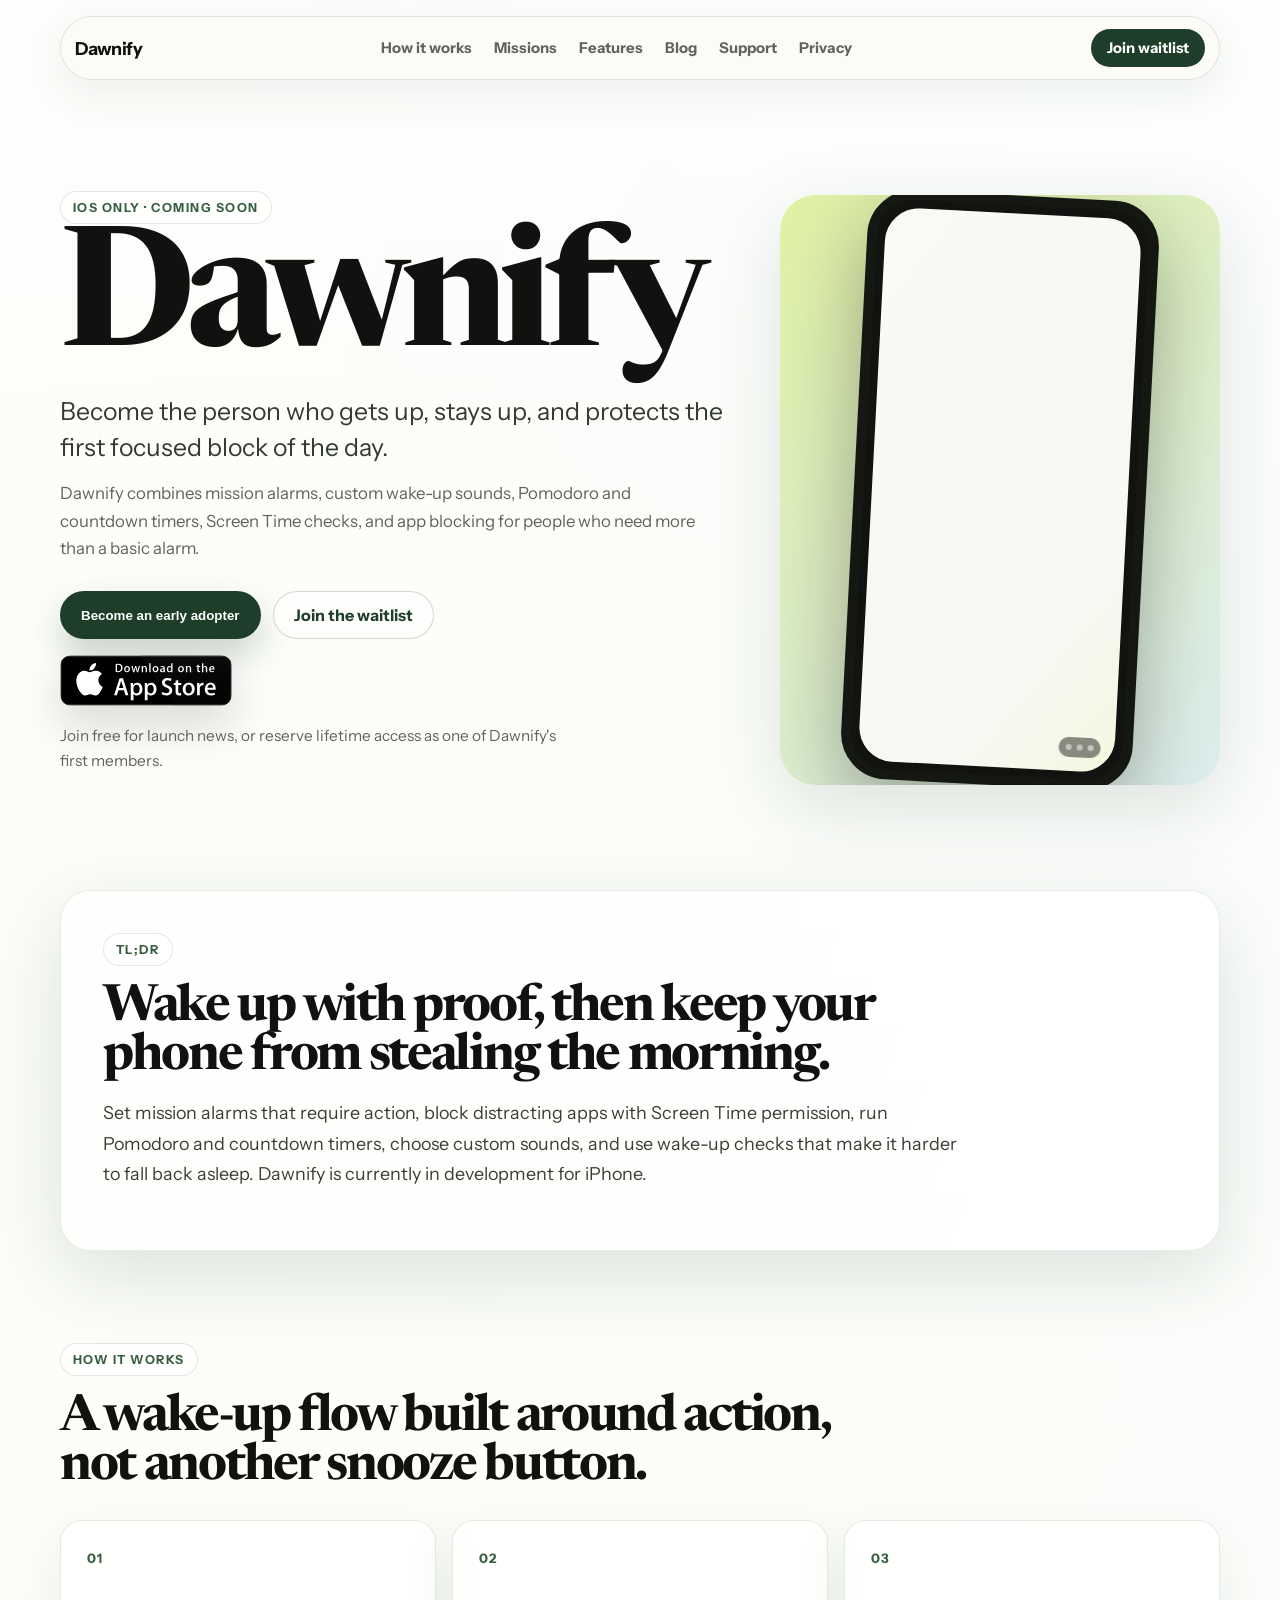
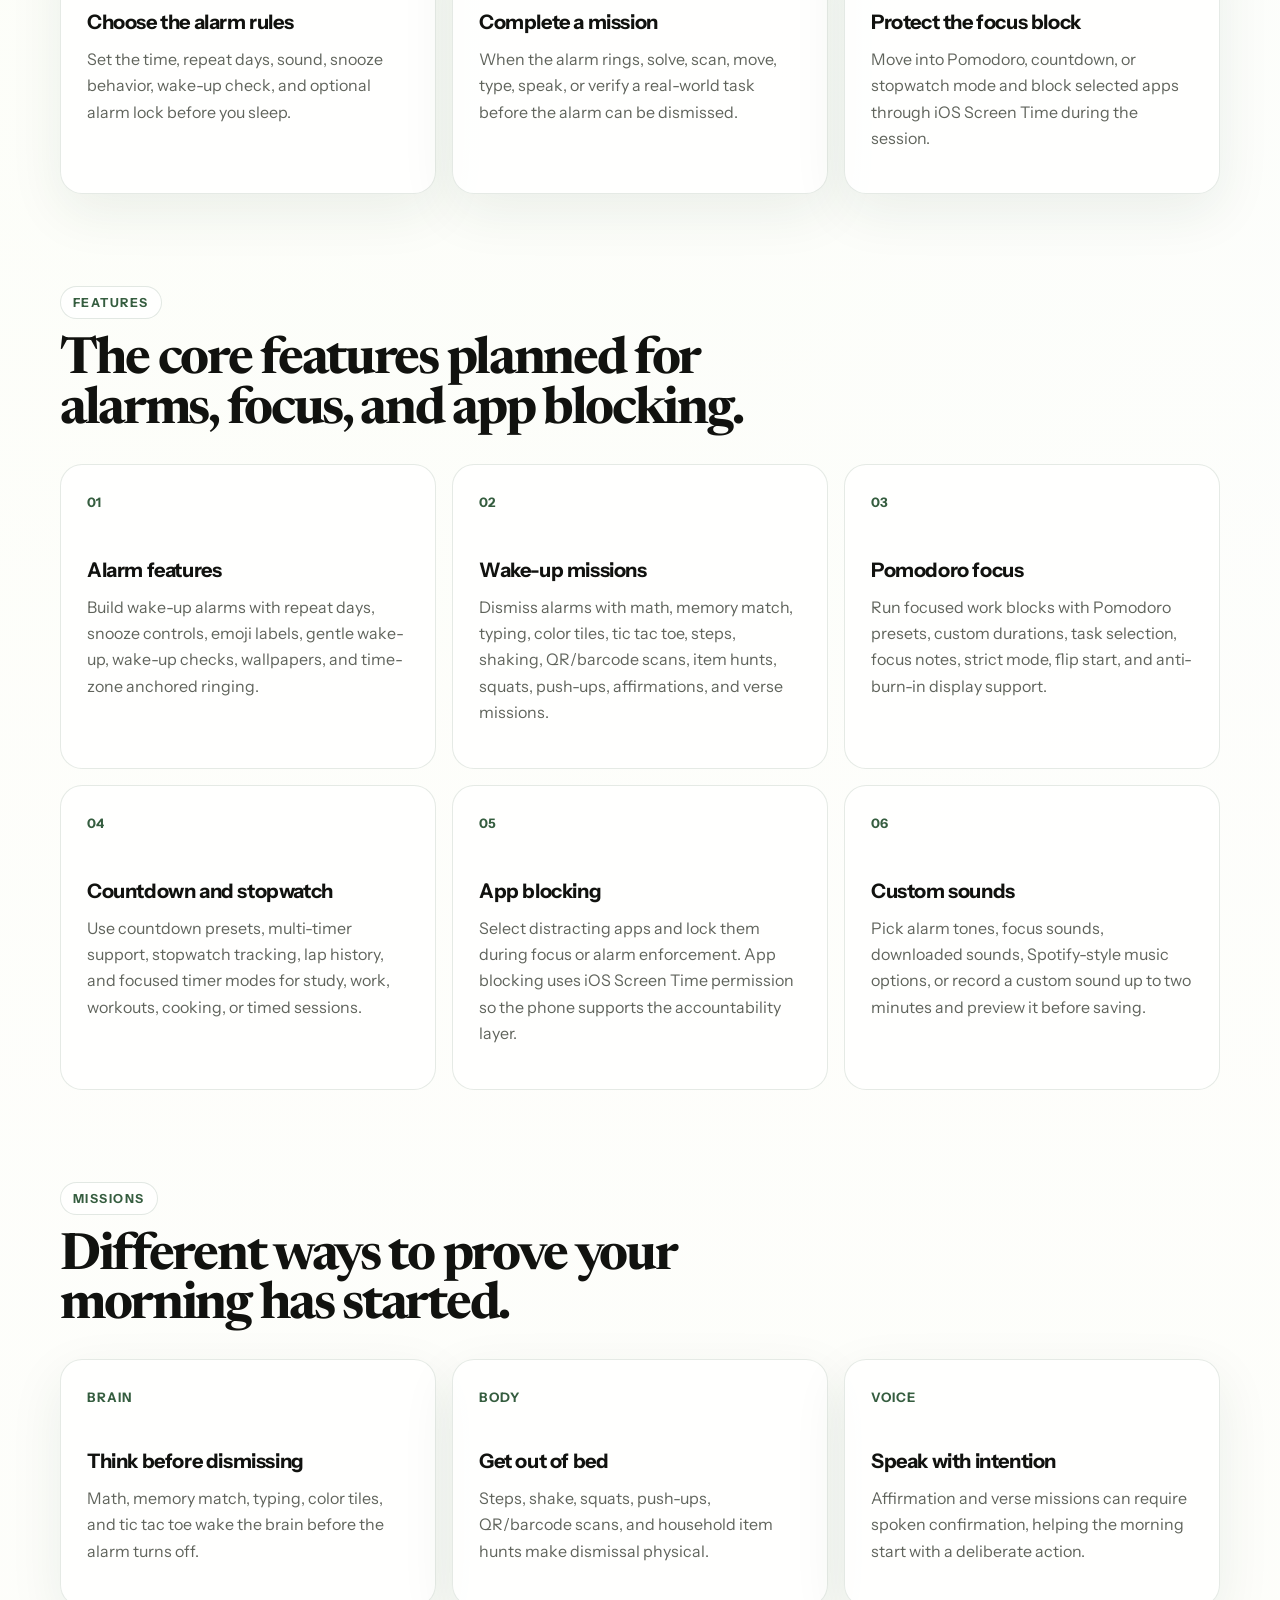
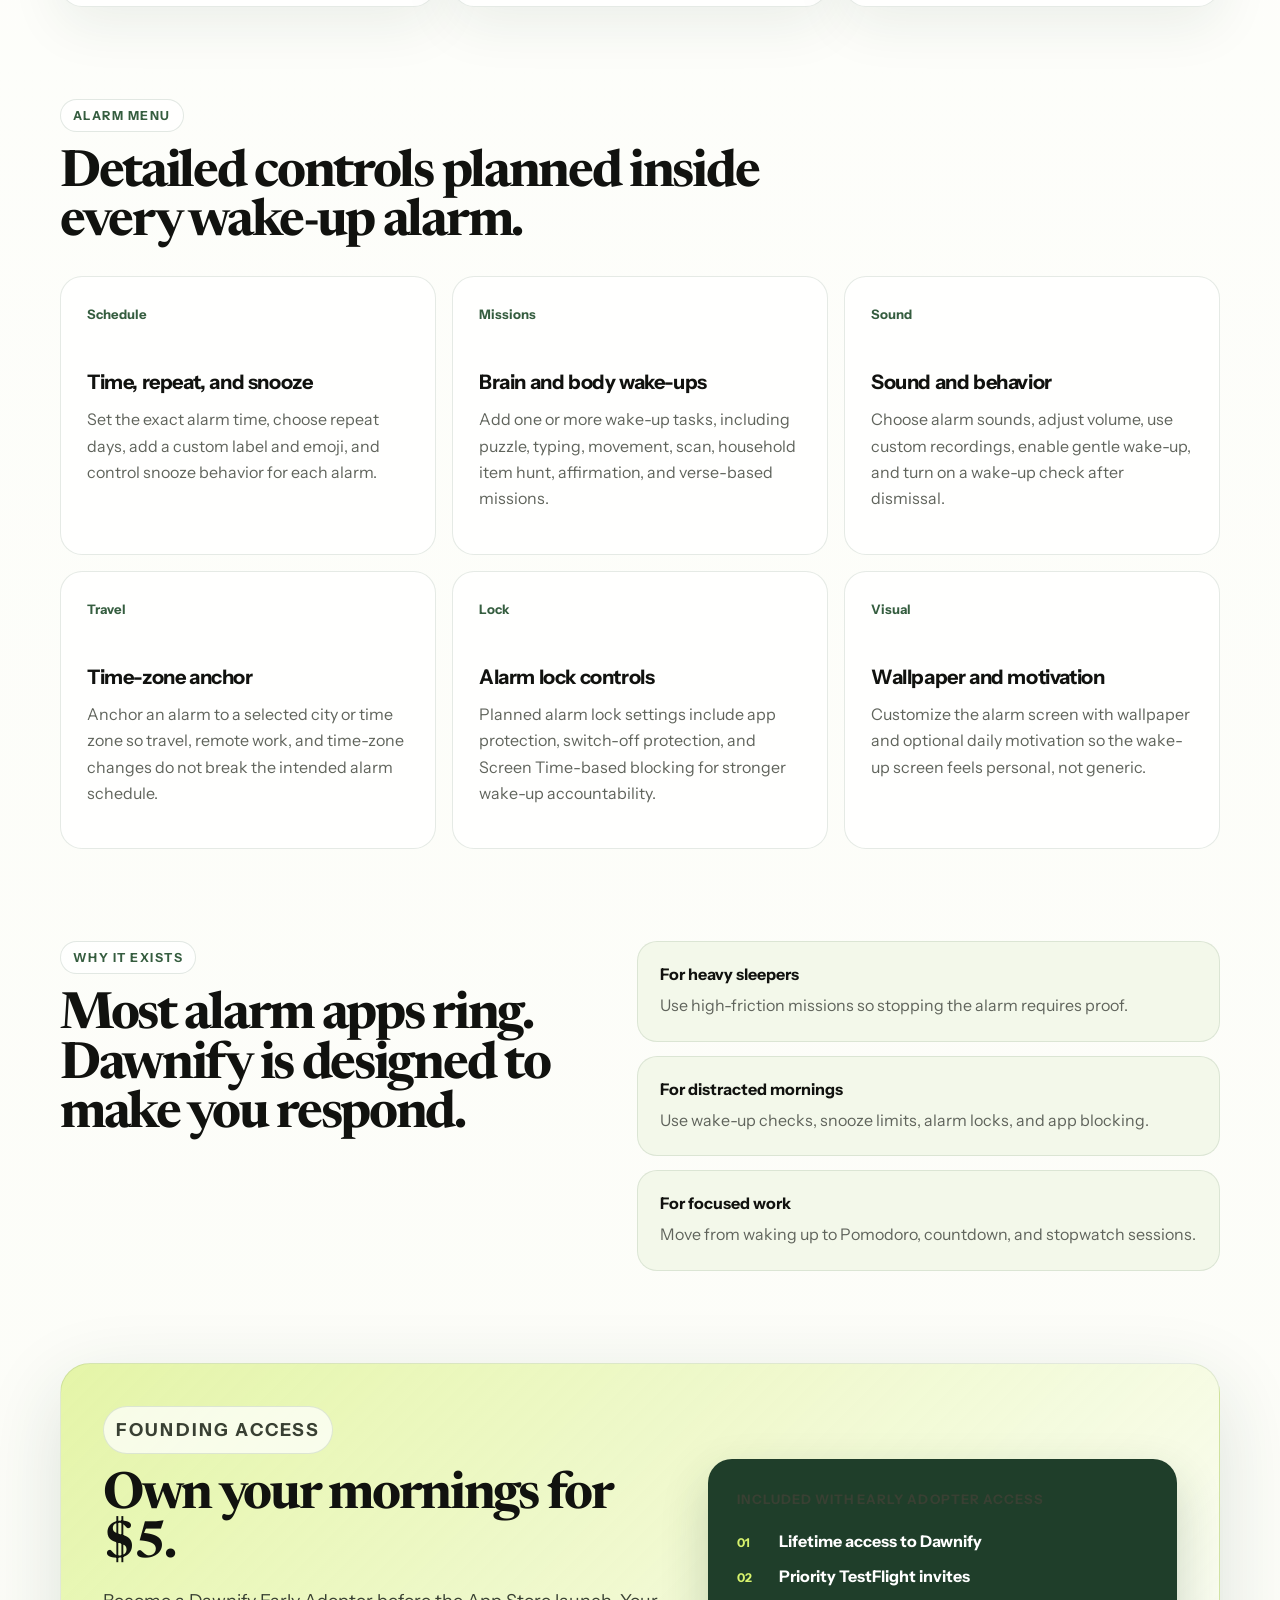
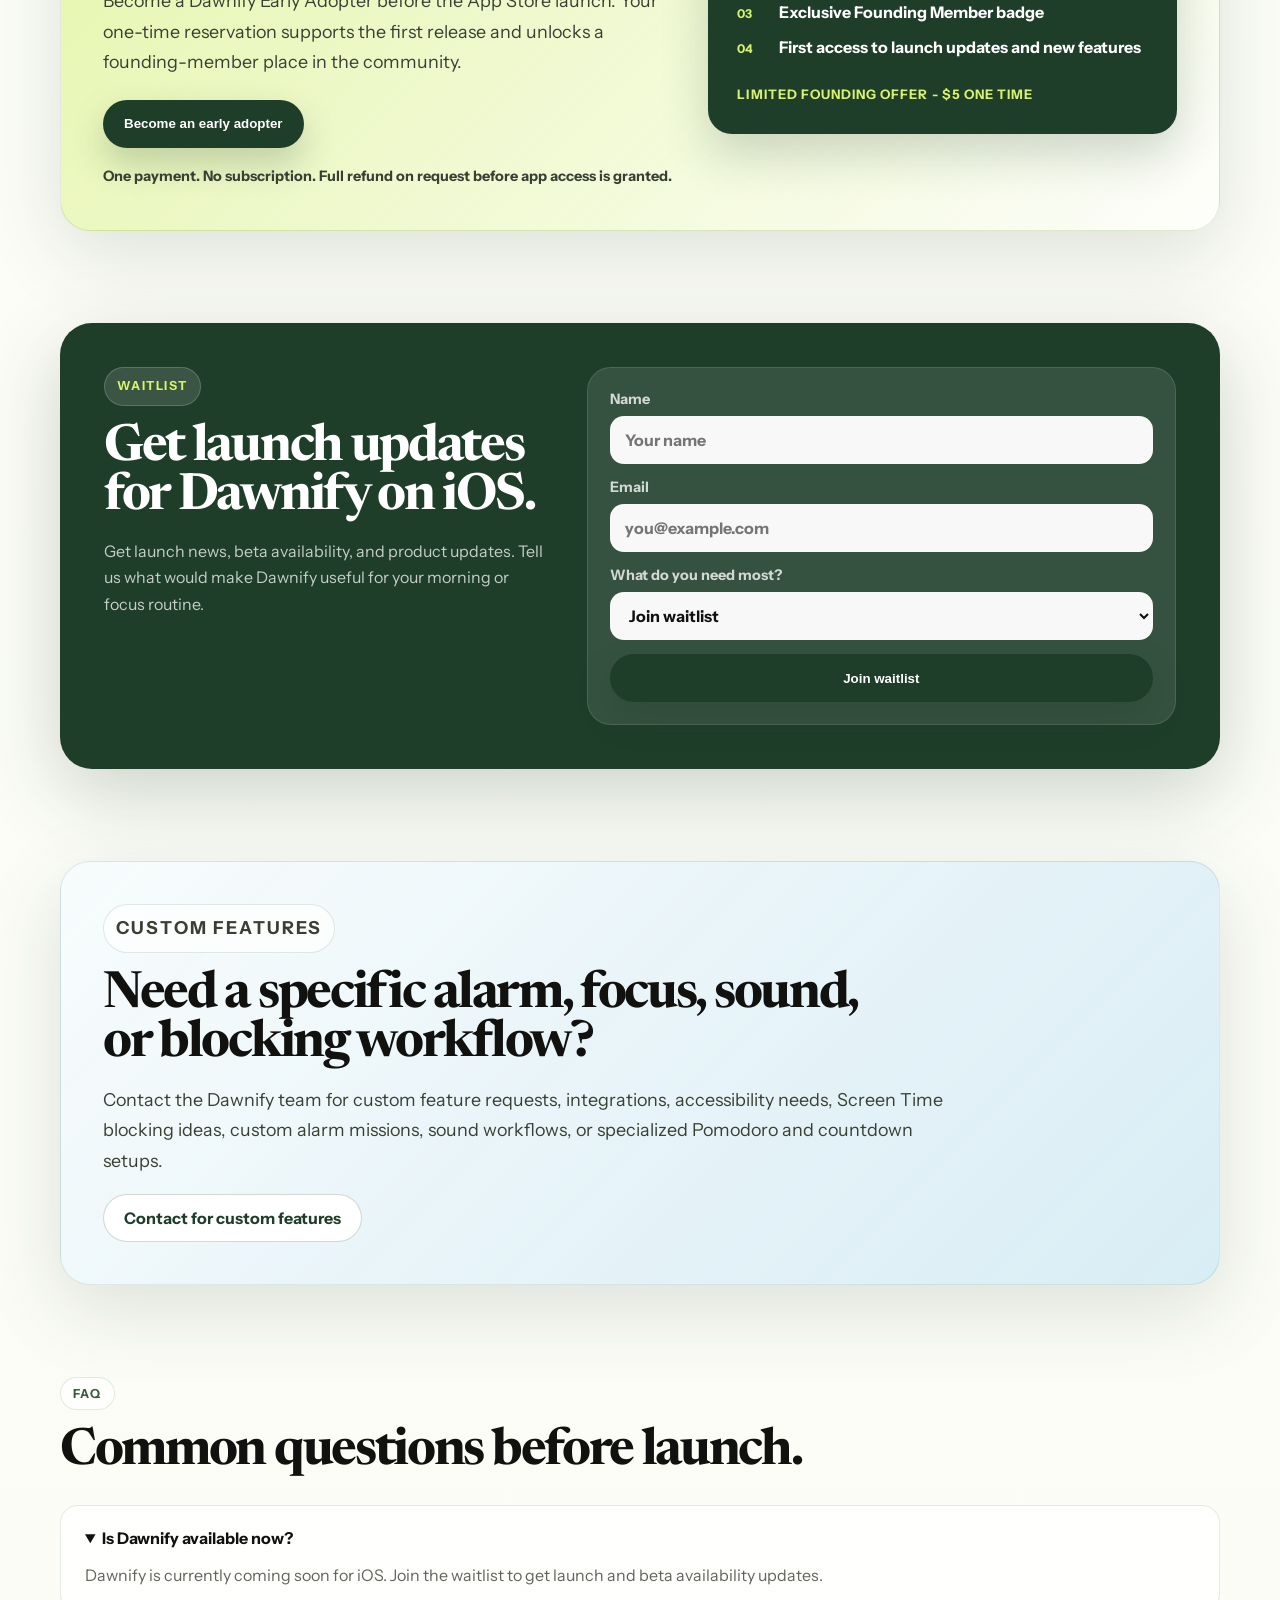
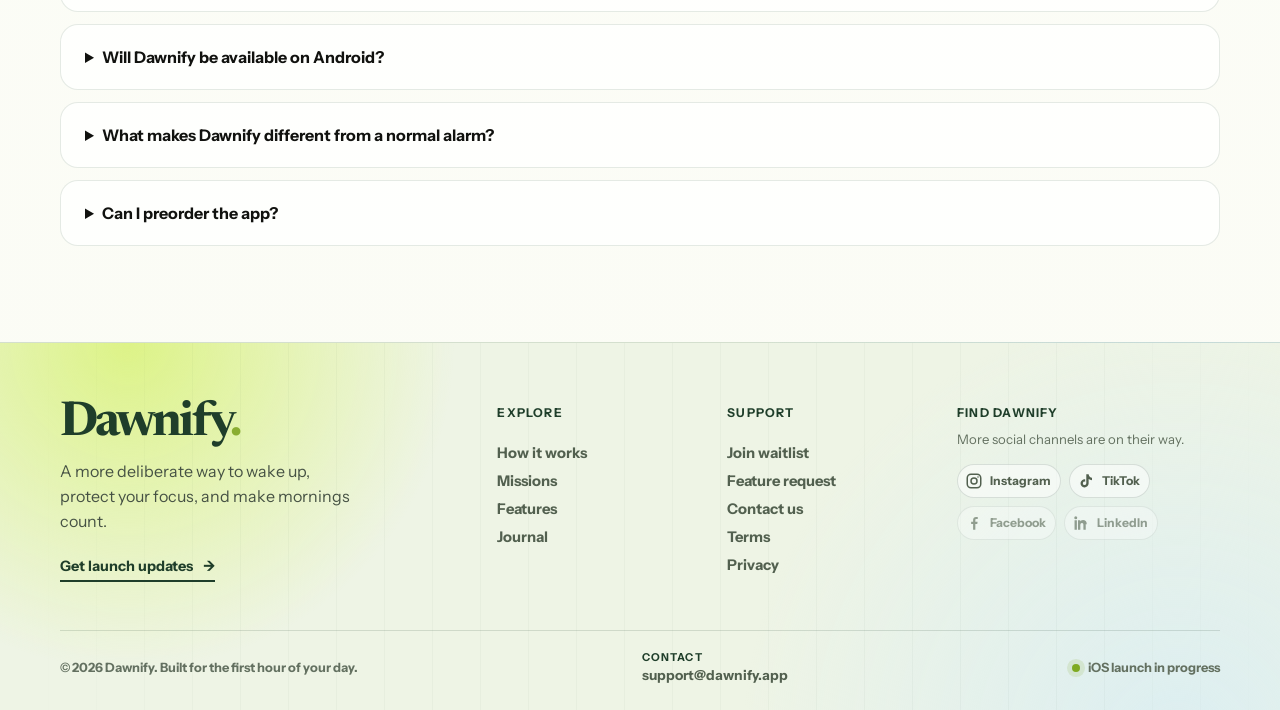
<file: index.html>
<!DOCTYPE html>
<html lang="en">
  <head>
    <meta charset="UTF-8" />
    <meta name="viewport" content="width=device-width, initial-scale=1.0" />
    <title>Dawnify - Coming Soon for iOS</title>
    <meta
      name="description"
      content="Dawnify is an iOS alarm, Pomodoro, countdown, app blocking, and Screen Time accountability app built to help you wake up and stay focused."
    />
    <meta property="og:title" content="Dawnify - Coming Soon for iOS" />
    <meta
      property="og:description"
      content="Mission alarms, Pomodoro timers, countdowns, custom sounds, Screen Time checks, and app blocking for people who need stronger accountability."
    />
    <meta property="og:type" content="website" />
    <meta property="og:url" content="https://dawnify.app/" />
    <link rel="preconnect" href="https://fonts.googleapis.com" />
    <link rel="preconnect" href="https://fonts.gstatic.com" crossorigin />
    <link
      href="https://fonts.googleapis.com/css2?family=Instrument+Sans:wght@400;500;600;700;800&family=Newsreader:opsz,wght@6..72,600;6..72,700&display=swap"
      rel="stylesheet"
    />
    <link rel="stylesheet" href="./styles.css" />
  </head>
  <body>
    <header class="site-header">
      <a class="brand" href="./index.html">Dawnify</a>
      <nav class="nav" aria-label="Main navigation">
        <a href="#how">How it works</a>
        <a href="#missions">Missions</a>
        <a href="#features">Features</a>
        <a href="./blog.html">Blog</a>
        <a href="./support.html">Support</a>
        <a href="./privacy.html">Privacy</a>
      </nav>
      <a class="header-cta" href="#waitlist">Join waitlist</a>
    </header>

    <main>
      <section class="hero section-shell">
        <div class="hero-copy reveal">
          <p class="launch-pill">iOS only · Coming soon</p>
          <h1>Dawnify</h1>
          <p class="hero-lede">
            Become the person who gets up, stays up, and protects the first
            focused block of the day.
          </p>
          <p class="hero-support">
            Dawnify combines mission alarms, custom wake-up sounds, Pomodoro and
            countdown timers, Screen Time checks, and app blocking for people
            who need more than a basic alarm.
          </p>
          <div class="hero-actions">
            <button class="button primary early-adopter-trigger" type="button">
              Become an early adopter
            </button>
            <a class="button secondary" href="#waitlist">Join the waitlist</a>
          </div>
          <a
            class="app-store-badge"
            href="#waitlist"
            data-interest-trigger="App Store launch notification"
            aria-label="Get notified when Dawnify is available on the App Store"
          >
            <img
              src="./app-store-badge.svg"
              alt="App Store logo"
            />
          </a>
          <p class="microcopy">
            Join free for launch news, or reserve lifetime access as one of
            Dawnify's first members.
          </p>
        </div>

        <div class="phone-stage reveal" aria-label="Dawnify app preview">
          <div class="phone">
            <div class="app-screen app-slideshow">
              <img
                class="app-slide app-slide-one"
                src="./assets/awake-alarm-list.webp"
                alt="Dawnify alarm list with scheduled morning alarms"
                fetchpriority="high"
              />
              <img
                class="app-slide app-slide-two"
                src="./assets/awake-alarm-editor.webp"
                alt="Dawnify alarm editor with the 6 AM wake-up time"
              />
              <img
                class="app-slide app-slide-three"
                src="./assets/awake-alarm-schedule.webp"
                alt="Dawnify alarm schedule and wake-up mission settings"
              />
              <div class="slideshow-indicator" aria-hidden="true">
                <span></span>
                <span></span>
                <span></span>
              </div>
            </div>
          </div>
        </div>
      </section>

      <section class="section-shell tl-dr reveal">
        <p class="section-label">TL;DR</p>
        <h2>Wake up with proof, then keep your phone from stealing the morning.</h2>
        <p>
          Set mission alarms that require action, block distracting apps with
          Screen Time permission, run Pomodoro and countdown timers, choose
          custom sounds, and use wake-up checks that make it harder to fall
          back asleep. Dawnify is currently in development for iPhone.
        </p>
      </section>

      <section class="section-shell how-section" id="how">
        <div class="section-heading reveal">
          <p class="section-label">How it works</p>
          <h2>A wake-up flow built around action, not another snooze button.</h2>
        </div>
        <div class="how-grid">
          <article class="how-card reveal">
            <span>01</span>
            <h3>Choose the alarm rules</h3>
            <p>
              Set the time, repeat days, sound, snooze behavior, wake-up check,
              and optional alarm lock before you sleep.
            </p>
          </article>
          <article class="how-card reveal">
            <span>02</span>
            <h3>Complete a mission</h3>
            <p>
              When the alarm rings, solve, scan, move, type, speak, or verify a
              real-world task before the alarm can be dismissed.
            </p>
          </article>
          <article class="how-card reveal">
            <span>03</span>
            <h3>Protect the focus block</h3>
            <p>
              Move into Pomodoro, countdown, or stopwatch mode and block
              selected apps through iOS Screen Time during the session.
            </p>
          </article>
        </div>
      </section>

      <section class="section-shell" id="features">
        <div class="section-heading reveal">
          <p class="section-label">Features</p>
          <h2>The core features planned for alarms, focus, and app blocking.</h2>
        </div>
        <div class="feature-grid">
          <article class="feature-card reveal">
            <span class="feature-index">01</span>
            <h3>Alarm features</h3>
            <p>
              Build wake-up alarms with repeat days, snooze controls, emoji
              labels, gentle wake-up, wake-up checks, wallpapers, and time-zone
              anchored ringing.
            </p>
          </article>
          <article class="feature-card reveal">
            <span class="feature-index">02</span>
            <h3>Wake-up missions</h3>
            <p>
              Dismiss alarms with math, memory match, typing, color tiles, tic
              tac toe, steps, shaking, QR/barcode scans, item hunts, squats,
              push-ups, affirmations, and verse missions.
            </p>
          </article>
          <article class="feature-card reveal">
            <span class="feature-index">03</span>
            <h3>Pomodoro focus</h3>
            <p>
              Run focused work blocks with Pomodoro presets, custom durations,
              task selection, focus notes, strict mode, flip start, and
              anti-burn-in display support.
            </p>
          </article>
          <article class="feature-card reveal">
            <span class="feature-index">04</span>
            <h3>Countdown and stopwatch</h3>
            <p>
              Use countdown presets, multi-timer support, stopwatch tracking,
              lap history, and focused timer modes for study, work, workouts,
              cooking, or timed sessions.
            </p>
          </article>
          <article class="feature-card reveal">
            <span class="feature-index">05</span>
            <h3>App blocking</h3>
            <p>
              Select distracting apps and lock them during focus or alarm
              enforcement. App blocking uses iOS Screen Time permission so the
              phone supports the accountability layer.
            </p>
          </article>
          <article class="feature-card reveal">
            <span class="feature-index">06</span>
            <h3>Custom sounds</h3>
            <p>
              Pick alarm tones, focus sounds, downloaded sounds, Spotify-style
              music options, or record a custom sound up to two minutes and
              preview it before saving.
            </p>
          </article>
        </div>
      </section>

      <section class="section-shell mission-section" id="missions">
        <div class="section-heading reveal">
          <p class="section-label">Missions</p>
          <h2>Different ways to prove your morning has started.</h2>
        </div>
        <div class="mission-type-grid">
          <article class="mission-type reveal">
            <span>Brain</span>
            <h3>Think before dismissing</h3>
            <p>
              Math, memory match, typing, color tiles, and tic tac toe wake the
              brain before the alarm turns off.
            </p>
          </article>
          <article class="mission-type reveal">
            <span>Body</span>
            <h3>Get out of bed</h3>
            <p>
              Steps, shake, squats, push-ups, QR/barcode scans, and household
              item hunts make dismissal physical.
            </p>
          </article>
          <article class="mission-type reveal">
            <span>Voice</span>
            <h3>Speak with intention</h3>
            <p>
              Affirmation and verse missions can require spoken confirmation,
              helping the morning start with a deliberate action.
            </p>
          </article>
        </div>
      </section>

      <section class="section-shell" id="alarm-menu">
        <div class="section-heading reveal">
          <p class="section-label">Alarm menu</p>
          <h2>Detailed controls planned inside every wake-up alarm.</h2>
        </div>
        <div class="feature-grid">
          <article class="feature-card reveal">
            <span class="feature-index">Schedule</span>
            <h3>Time, repeat, and snooze</h3>
            <p>
              Set the exact alarm time, choose repeat days, add a custom label
              and emoji, and control snooze behavior for each alarm.
            </p>
          </article>
          <article class="feature-card reveal">
            <span class="feature-index">Missions</span>
            <h3>Brain and body wake-ups</h3>
            <p>
              Add one or more wake-up tasks, including puzzle, typing,
              movement, scan, household item hunt, affirmation, and verse-based
              missions.
            </p>
          </article>
          <article class="feature-card reveal">
            <span class="feature-index">Sound</span>
            <h3>Sound and behavior</h3>
            <p>
              Choose alarm sounds, adjust volume, use custom recordings, enable
              gentle wake-up, and turn on a wake-up check after dismissal.
            </p>
          </article>
          <article class="feature-card reveal">
            <span class="feature-index">Travel</span>
            <h3>Time-zone anchor</h3>
            <p>
              Anchor an alarm to a selected city or time zone so travel,
              remote work, and time-zone changes do not break the intended
              alarm schedule.
            </p>
          </article>
          <article class="feature-card reveal">
            <span class="feature-index">Lock</span>
            <h3>Alarm lock controls</h3>
            <p>
              Planned alarm lock settings include app protection, switch-off
              protection, and Screen Time-based blocking for stronger wake-up
              accountability.
            </p>
          </article>
          <article class="feature-card reveal">
            <span class="feature-index">Visual</span>
            <h3>Wallpaper and motivation</h3>
            <p>
              Customize the alarm screen with wallpaper and optional daily
              motivation so the wake-up screen feels personal, not generic.
            </p>
          </article>
        </div>
      </section>

      <section class="section-shell split-section">
        <div class="reveal">
          <p class="section-label">Why it exists</p>
          <h2>Most alarm apps ring. Dawnify is designed to make you respond.</h2>
        </div>
        <div class="proof-list reveal">
          <div>
            <strong>For heavy sleepers</strong>
            <p>Use high-friction missions so stopping the alarm requires proof.</p>
          </div>
          <div>
            <strong>For distracted mornings</strong>
            <p>Use wake-up checks, snooze limits, alarm locks, and app blocking.</p>
          </div>
          <div>
            <strong>For focused work</strong>
            <p>Move from waking up to Pomodoro, countdown, and stopwatch sessions.</p>
          </div>
        </div>
      </section>

      <section class="section-shell early-adopter-panel reveal" id="early-adopter">
        <div class="early-adopter-copy">
          <p class="section-label">Founding access</p>
          <h2>Own your mornings for $5.</h2>
          <p>
            Become a Dawnify Early Adopter before the App Store launch. Your
            one-time reservation supports the first release and unlocks a
            founding-member place in the community.
          </p>
          <button class="button primary early-adopter-trigger" type="button">
            Become an early adopter
          </button>
          <p class="offer-note">
            One payment. No subscription. Full refund on request before app
            access is granted.
          </p>
        </div>
        <div class="perk-card">
          <p class="perk-kicker">Included with early adopter access</p>
          <ul class="perk-list">
            <li><span aria-hidden="true">01</span>Lifetime access to Dawnify</li>
            <li><span aria-hidden="true">02</span>Priority TestFlight invites</li>
            <li><span aria-hidden="true">03</span>Exclusive Founding Member badge</li>
            <li><span aria-hidden="true">04</span>First access to launch updates and new features</li>
          </ul>
          <p class="perk-footer">Limited founding offer - $5 one time</p>
        </div>
      </section>

      <section class="section-shell waitlist-section" id="waitlist">
        <div class="waitlist-copy reveal">
          <p class="section-label">Waitlist</p>
          <h2>Get launch updates for Dawnify on iOS.</h2>
          <p>
            Get launch news, beta availability, and product updates. Tell us
            what would make Dawnify useful for your morning or focus routine.
          </p>
        </div>
        <form class="waitlist-form reveal" id="waitlistForm">
          <label>
            Name
            <input name="name" type="text" placeholder="Your name" required />
          </label>
          <label>
            Email
            <input name="email" type="email" placeholder="you@example.com" required />
          </label>
          <label class="honeypot" aria-hidden="true">
            Leave this field empty
            <input name="website" type="text" tabindex="-1" autocomplete="off" />
          </label>
          <label>
            What do you need most?
            <select name="interest" id="interestSelect">
              <option>Join waitlist</option>
              <option>Mission alarms</option>
              <option>Pomodoro timer</option>
              <option>Countdown timer</option>
              <option>App blocking and Screen Time</option>
              <option>Custom sounds</option>
              <option>Preorder request</option>
              <option>App Store launch notification</option>
              <option>Early access request</option>
              <option>Custom feature request</option>
            </select>
          </label>
          <label class="conditional-field" id="customFeatureField" hidden>
            What custom feature do you need?
            <textarea
              name="custom_feature_details"
              id="customFeatureDetails"
              rows="4"
              placeholder="Describe the exact feature, workflow, or problem you want Dawnify to solve."
            ></textarea>
          </label>
          <button class="button primary" type="submit">Join waitlist</button>
          <div class="form-feedback" id="formFeedback" hidden>
            <strong>You are on the list.</strong>
            <p>
              Check your inbox for a confirmation email. For questions, contact
              <a href="mailto:hello@dawnify.app">hello@dawnify.app</a>.
            </p>
          </div>
          <div class="form-feedback form-error" id="formError" hidden></div>
        </form>
      </section>

      <section class="section-shell" id="custom">
        <div class="custom-panel reveal">
          <p class="section-label">Custom features</p>
          <h2>Need a specific alarm, focus, sound, or blocking workflow?</h2>
          <p>
            Contact the Dawnify team for custom feature requests, integrations,
            accessibility needs, Screen Time blocking ideas, custom alarm
            missions, sound workflows, or specialized Pomodoro and countdown
            setups.
          </p>
          <a
            class="button secondary light"
            href="#waitlist"
            data-interest-trigger="Custom feature request"
            >Contact for custom features</a
          >
        </div>
      </section>

      <section class="section-shell faq-section">
        <div class="section-heading reveal">
          <p class="section-label">FAQ</p>
          <h2>Common questions before launch.</h2>
        </div>
        <div class="faq-list">
          <details class="reveal" open>
            <summary>Is Dawnify available now?</summary>
            <p>
              Dawnify is currently coming soon for iOS. Join the waitlist to get
              launch and beta availability updates.
            </p>
          </details>
          <details class="reveal">
            <summary>Will Dawnify be available on Android?</summary>
            <p>
              The first release is focused on iPhone. Android support may be
              considered later based on demand.
            </p>
          </details>
          <details class="reveal">
            <summary>What makes Dawnify different from a normal alarm?</summary>
            <p>
              Dawnify is designed around accountability. Missions, app blocking,
              Screen Time checks, custom sounds, and focus timers are planned
              together instead of treating the alarm as a standalone clock.
            </p>
          </details>
          <details class="reveal">
            <summary>Can I preorder the app?</summary>
            <p>
              Yes. Early Adopters can reserve lifetime access for a one-time
              $5 payment. The offer includes priority TestFlight access and a
              Founding Member badge. You can request a full refund any time
              before app access is granted.
            </p>
          </details>
        </div>
      </section>
    </main>

    <dialog class="early-adopter-modal" id="earlyAdopterModal" aria-labelledby="earlyAdopterTitle">
      <div class="modal-heading">
        <div>
          <p class="section-label">Founding offer</p>
          <h2 id="earlyAdopterTitle">Unlock lifetime access.</h2>
        </div>
        <button class="modal-close" type="button" aria-label="Close early adopter offer">&times;</button>
      </div>
      <p class="modal-lede">
        Join before launch for a one-time $5 payment. Stripe processes payment
        securely; Dawnify never sees your card details.
      </p>
      <ul class="modal-perks">
        <li>Lifetime access to Dawnify</li>
        <li>Priority access to TestFlight beta builds</li>
        <li>Exclusive Founding Member badge</li>
        <li>Full refund on request before app access is granted</li>
      </ul>
      <form id="earlyAdopterForm" class="early-adopter-form">
        <label>
          Email
          <input name="email" type="email" autocomplete="email" placeholder="you@example.com" required />
        </label>
        <button class="button primary" type="submit">Pay $5 &amp; join</button>
        <p class="checkout-note">
          By continuing, you agree to the <a href="./terms.html">Terms &amp; Conditions</a>
          and <a href="./privacy.html">Privacy Policy</a>.
        </p>
        <p class="modal-feedback" id="earlyAdopterFeedback" role="status" hidden></p>
      </form>
    </dialog>

    <footer class="site-footer" aria-label="Site footer">
      <div class="footer-inner">
        <div class="footer-grid">
          <section class="footer-intro">
            <a class="footer-brand" href="./index.html">Dawnify<span>.</span></a>
            <p>
              A more deliberate way to wake up, protect your focus, and make
              mornings count.
            </p>
            <a class="footer-cta" href="#waitlist">Get launch updates <span aria-hidden="true">-&gt;</span></a>
          </section>

          <nav class="footer-nav" aria-label="Explore Dawnify">
            <p class="footer-heading">Explore</p>
            <a href="#how">How it works</a>
            <a href="#missions">Missions</a>
            <a href="#features">Features</a>
            <a href="./blog.html">Journal</a>
          </nav>

          <nav class="footer-nav" aria-label="Support and legal">
            <p class="footer-heading">Support</p>
            <a href="#waitlist">Join waitlist</a>
            <a href="#custom">Feature request</a>
            <a href="./support.html">Contact us</a>
            <a href="./terms.html">Terms</a>
            <a href="./privacy.html">Privacy</a>
          </nav>

          <section class="footer-socials" aria-label="Dawnify social channels">
            <p class="footer-heading">Find Dawnify</p>
            <p class="footer-social-note">More social channels are on their way.</p>
            <div class="footer-social-list" aria-label="Dawnify social channels">
              <a
                class="footer-social-item"
                href="https://www.instagram.com/dawnify.alarm/"
                target="_blank"
                rel="noreferrer"
                aria-label="Follow Dawnify on Instagram"
                ><svg class="footer-social-icon" viewBox="0 0 24 24" aria-hidden="true"><rect x="3" y="3" width="18" height="18" rx="5"></rect><circle cx="12" cy="12" r="4"></circle><circle cx="17.3" cy="6.8" r="1"></circle></svg>Instagram</a
              >
              <a
                class="footer-social-item"
                href="https://www.tiktok.com/@dawnify.alarm?_r=1&_t=ZG-98iEEkCbtaq"
                target="_blank"
                rel="noreferrer"
                aria-label="Follow Dawnify on TikTok"
                ><svg class="footer-social-icon" viewBox="0 0 24 24" aria-hidden="true"><path d="M15.5 3c.5 2.8 2.1 4.4 4.5 4.7v3.2c-1.7 0-3.2-.5-4.5-1.5v5.8a5.4 5.4 0 1 1-4.6-5.4v3.1a2.3 2.3 0 1 0 1.5 2.2V3h3.1Z"></path></svg>TikTok</a
              >
              <span class="footer-social-item footer-social-item-disabled"><svg class="footer-social-icon" viewBox="0 0 24 24" aria-hidden="true"><path d="M13.8 21v-7.8h2.6l.4-3h-3v-1.9c0-.9.2-1.5 1.5-1.5H17V4.1c-.4-.1-1.3-.1-2.3-.1-2.3 0-3.9 1.4-3.9 4v2.2H8.2v3h2.6V21h3Z"></path></svg>Facebook</span>
              <span class="footer-social-item footer-social-item-disabled"><svg class="footer-social-icon" viewBox="0 0 24 24" aria-hidden="true"><path d="M6.5 8.2H3.4V21h3.1V8.2ZM5 3A2 2 0 1 0 5 7a2 2 0 0 0 0-4Zm14.7 10.6c0-3.9-2.1-5.7-4.9-5.7-2.3 0-3.3 1.2-3.8 2v-1.7H8V21h3.1v-5.9c0-1.5.3-3 2.2-3 1.9 0 1.9 1.8 1.9 3.1V21h3.1v-7.4Z"></path></svg>LinkedIn</span>
            </div>
          </section>
        </div>

        <div class="footer-bottom">
          <p>&copy; 2026 Dawnify. Built for the first hour of your day.</p>
          <a class="footer-contact" href="mailto:support@dawnify.app">
            <span>Contact</span>
            support@dawnify.app
          </a>
          <p class="footer-status"><span aria-hidden="true"></span>iOS launch in progress</p>
        </div>
      </div>
    </footer>

    <script src="./config.js"></script>
    <script src="./script.js"></script>
  </body>
</html>
</file>
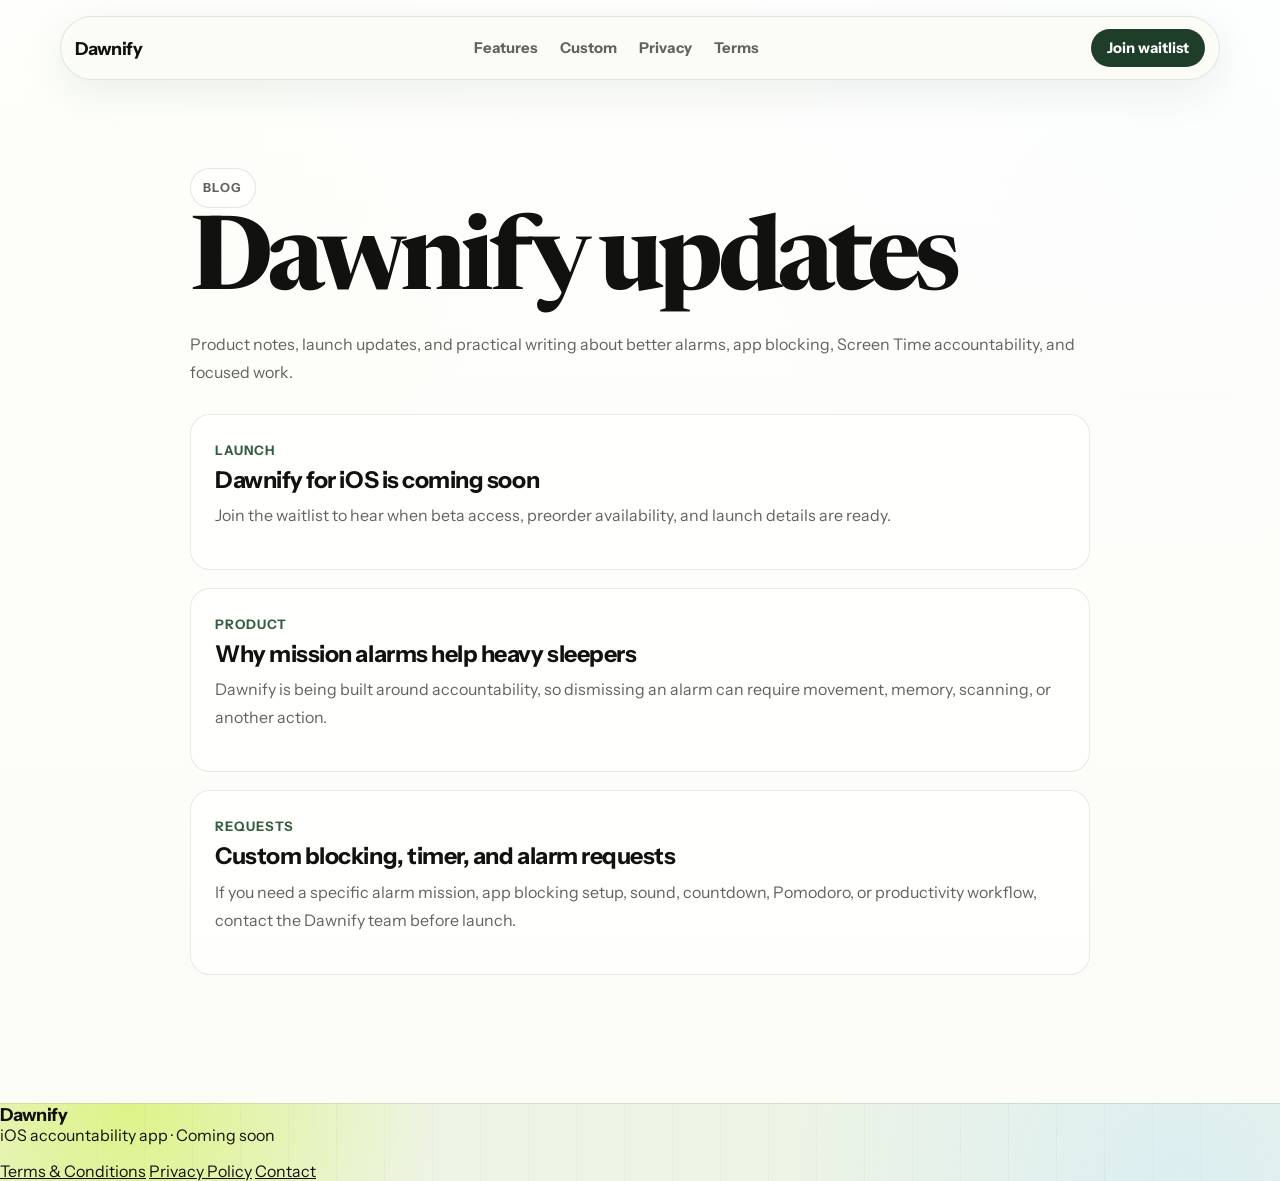
<file: blog.html>
<!DOCTYPE html>
<html lang="en">
  <head>
    <meta charset="UTF-8" />
    <meta name="viewport" content="width=device-width, initial-scale=1.0" />
    <title>Blog - Dawnify</title>
    <meta
      name="description"
      content="Updates and articles from Dawnify, the coming soon iOS accountability app."
    />
    <link rel="preconnect" href="https://fonts.googleapis.com" />
    <link rel="preconnect" href="https://fonts.gstatic.com" crossorigin />
    <link
      href="https://fonts.googleapis.com/css2?family=Instrument+Sans:wght@400;500;600;700;800&family=Newsreader:opsz,wght@6..72,600;6..72,700&display=swap"
      rel="stylesheet"
    />
    <link rel="stylesheet" href="./styles.css" />
  </head>
  <body>
    <header class="site-header">
      <a class="brand" href="./index.html">Dawnify</a>
      <nav class="nav" aria-label="Main navigation">
        <a href="./index.html#features">Features</a>
        <a href="./index.html#custom">Custom</a>
        <a href="./privacy.html">Privacy</a>
        <a href="./terms.html">Terms</a>
      </nav>
      <a class="header-cta" href="./index.html#waitlist">Join waitlist</a>
    </header>

    <main class="page-main">
      <p class="section-label">Blog</p>
      <h1>Dawnify updates</h1>
      <p>
        Product notes, launch updates, and practical writing about better
        alarms, app blocking, Screen Time accountability, and focused work.
      </p>

      <div class="post-list">
        <a class="post-card" href="./index.html#waitlist">
          <span>Launch</span>
          <h2>Dawnify for iOS is coming soon</h2>
          <p>
            Join the waitlist to hear when beta access, preorder availability,
            and launch details are ready.
          </p>
        </a>
        <a class="post-card" href="./index.html#features">
          <span>Product</span>
          <h2>Why mission alarms help heavy sleepers</h2>
          <p>
            Dawnify is being built around accountability, so dismissing an alarm
            can require movement, memory, scanning, or another action.
          </p>
        </a>
        <a class="post-card" href="./index.html#custom">
          <span>Requests</span>
          <h2>Custom blocking, timer, and alarm requests</h2>
          <p>
            If you need a specific alarm mission, app blocking setup, sound,
            countdown, Pomodoro, or productivity workflow, contact the Dawnify
            team before launch.
          </p>
        </a>
      </div>
    </main>

    <footer class="site-footer">
      <div>
        <a class="brand" href="./index.html">Dawnify</a>
        <p>iOS accountability app · Coming soon</p>
      </div>
      <nav aria-label="Footer navigation">
        <a href="./terms.html">Terms & Conditions</a>
        <a href="./privacy.html">Privacy Policy</a>
        <a href="mailto:hello@dawnify.app">Contact</a>
      </nav>
    </footer>
  </body>
</html>
</file>
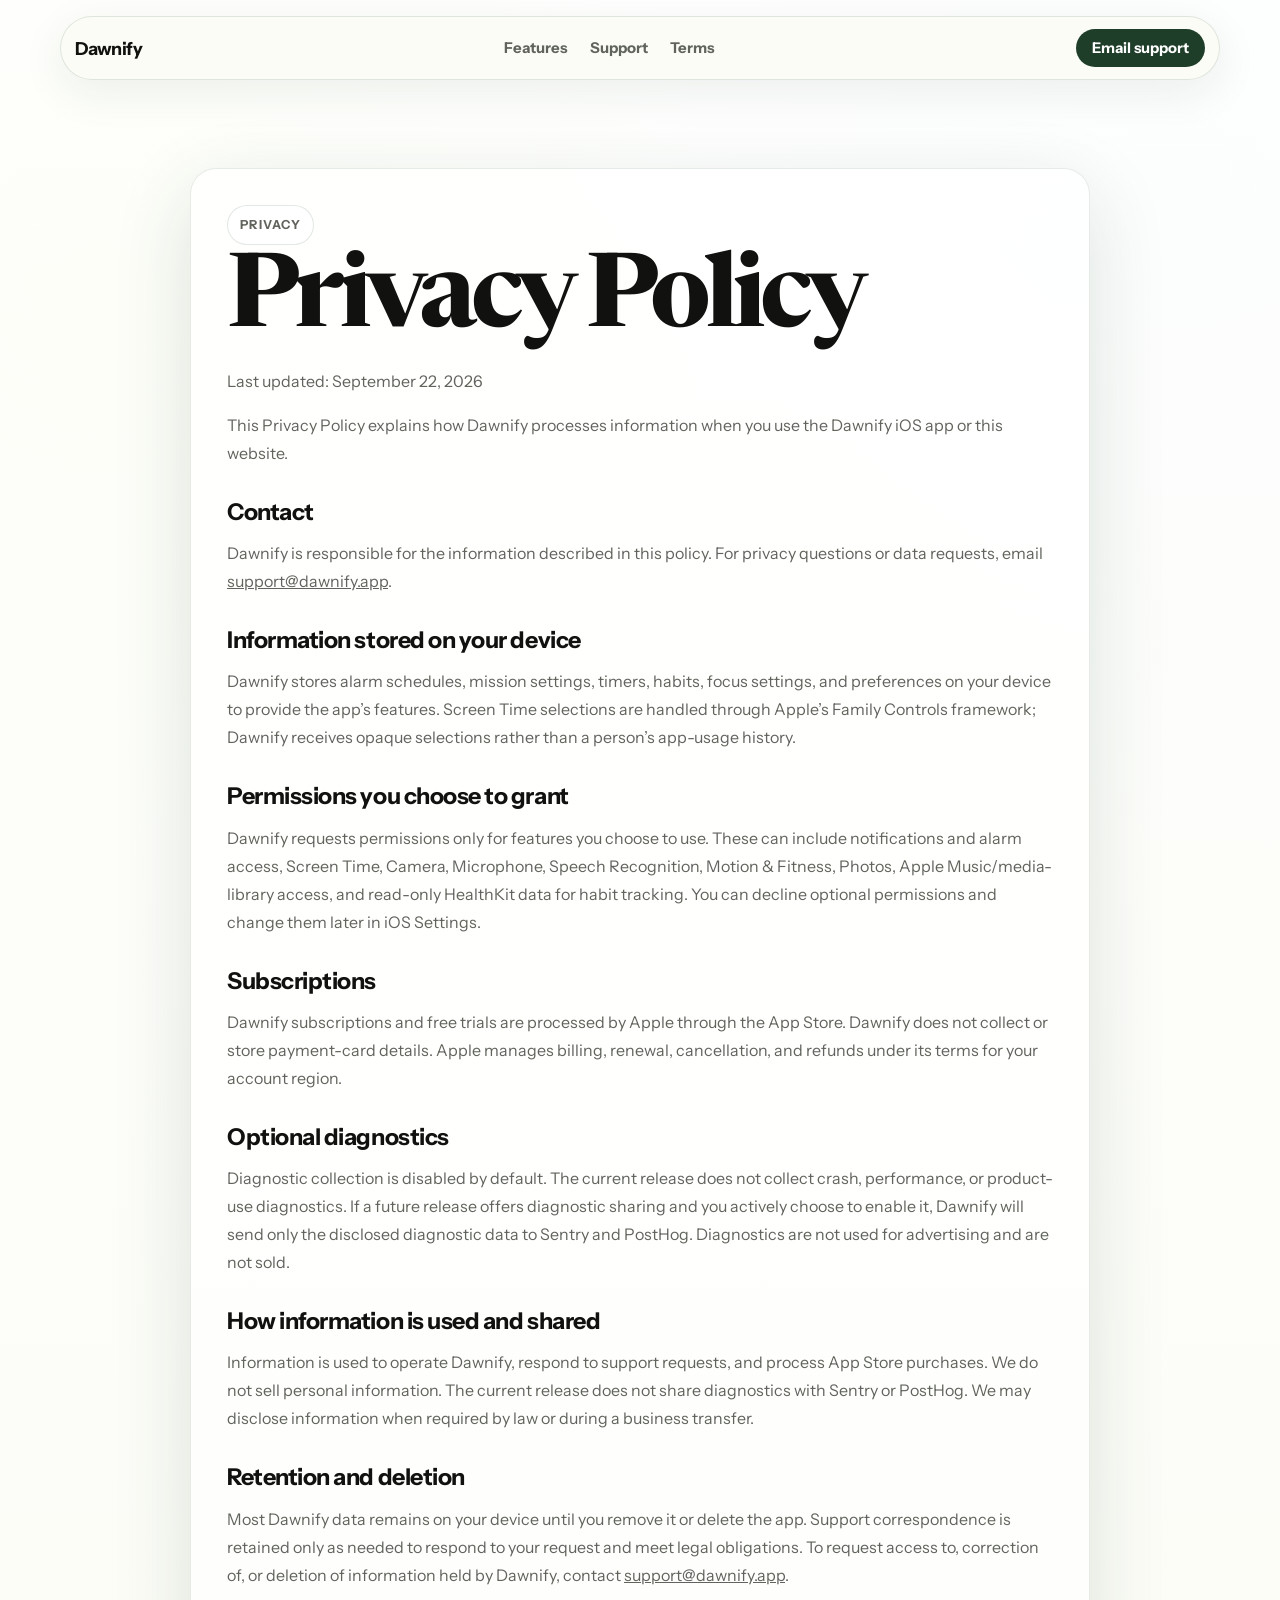
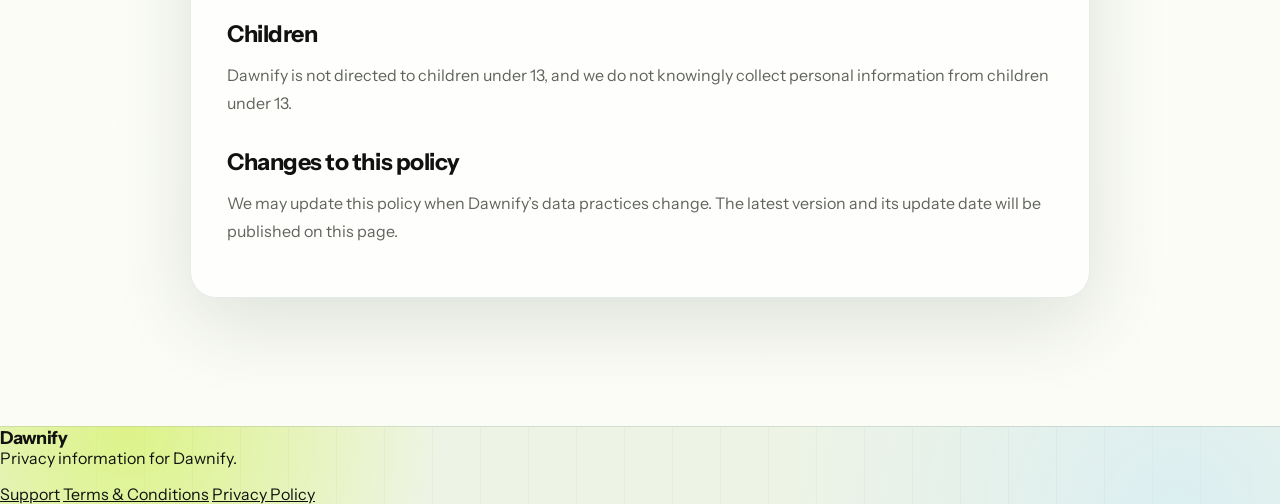
<file: privacy.html>
<!DOCTYPE html>
<html lang="en">
  <head>
    <meta charset="UTF-8" />
    <meta name="viewport" content="width=device-width, initial-scale=1.0" />
    <title>Privacy Policy - Dawnify</title>
    <meta name="description" content="Privacy Policy for the Dawnify iOS app and website." />
    <link rel="preconnect" href="https://fonts.googleapis.com" />
    <link rel="preconnect" href="https://fonts.gstatic.com" crossorigin />
    <link href="https://fonts.googleapis.com/css2?family=Instrument+Sans:wght@400;500;600;700;800&family=Newsreader:opsz,wght@6..72,600;6..72,700&display=swap" rel="stylesheet" />
    <link rel="stylesheet" href="./styles.css" />
  </head>
  <body>
    <header class="site-header">
      <a class="brand" href="./index.html">Dawnify</a>
      <nav class="nav" aria-label="Main navigation">
        <a href="./index.html#features">Features</a>
        <a href="./support.html">Support</a>
        <a href="./terms.html">Terms</a>
      </nav>
      <a class="header-cta" href="mailto:support@dawnify.app">Email support</a>
    </header>

    <main class="page-main">
      <article>
        <p class="section-label">Privacy</p>
        <h1>Privacy Policy</h1>
        <p>Last updated: September 22, 2026</p>
        <p>This Privacy Policy explains how Dawnify processes information when you use the Dawnify iOS app or this website.</p>

        <h2>Contact</h2>
        <p>Dawnify is responsible for the information described in this policy. For privacy questions or data requests, email <a href="mailto:support@dawnify.app">support@dawnify.app</a>.</p>

        <h2>Information stored on your device</h2>
        <p>Dawnify stores alarm schedules, mission settings, timers, habits, focus settings, and preferences on your device to provide the app’s features. Screen Time selections are handled through Apple’s Family Controls framework; Dawnify receives opaque selections rather than a person’s app-usage history.</p>

        <h2>Permissions you choose to grant</h2>
        <p>Dawnify requests permissions only for features you choose to use. These can include notifications and alarm access, Screen Time, Camera, Microphone, Speech Recognition, Motion &amp; Fitness, Photos, Apple Music/media-library access, and read-only HealthKit data for habit tracking. You can decline optional permissions and change them later in iOS Settings.</p>

        <h2>Subscriptions</h2>
        <p>Dawnify subscriptions and free trials are processed by Apple through the App Store. Dawnify does not collect or store payment-card details. Apple manages billing, renewal, cancellation, and refunds under its terms for your account region.</p>

        <h2>Optional diagnostics</h2>
        <p>Diagnostic collection is disabled by default. The current release does not collect crash, performance, or product-use diagnostics. If a future release offers diagnostic sharing and you actively choose to enable it, Dawnify will send only the disclosed diagnostic data to Sentry and PostHog. Diagnostics are not used for advertising and are not sold.</p>

        <h2>How information is used and shared</h2>
        <p>Information is used to operate Dawnify, respond to support requests, and process App Store purchases. We do not sell personal information. The current release does not share diagnostics with Sentry or PostHog. We may disclose information when required by law or during a business transfer.</p>

        <h2>Retention and deletion</h2>
        <p>Most Dawnify data remains on your device until you remove it or delete the app. Support correspondence is retained only as needed to respond to your request and meet legal obligations. To request access to, correction of, or deletion of information held by Dawnify, contact <a href="mailto:support@dawnify.app">support@dawnify.app</a>.</p>

        <h2>Children</h2>
        <p>Dawnify is not directed to children under 13, and we do not knowingly collect personal information from children under 13.</p>

        <h2>Changes to this policy</h2>
        <p>We may update this policy when Dawnify’s data practices change. The latest version and its update date will be published on this page.</p>
      </article>
    </main>

    <footer class="site-footer">
      <div>
        <a class="brand" href="./index.html">Dawnify</a>
        <p>Privacy information for Dawnify.</p>
      </div>
      <nav aria-label="Footer navigation">
        <a href="./support.html">Support</a>
        <a href="./terms.html">Terms &amp; Conditions</a>
        <a href="./privacy.html">Privacy Policy</a>
      </nav>
    </footer>
  </body>
</html>
</file>
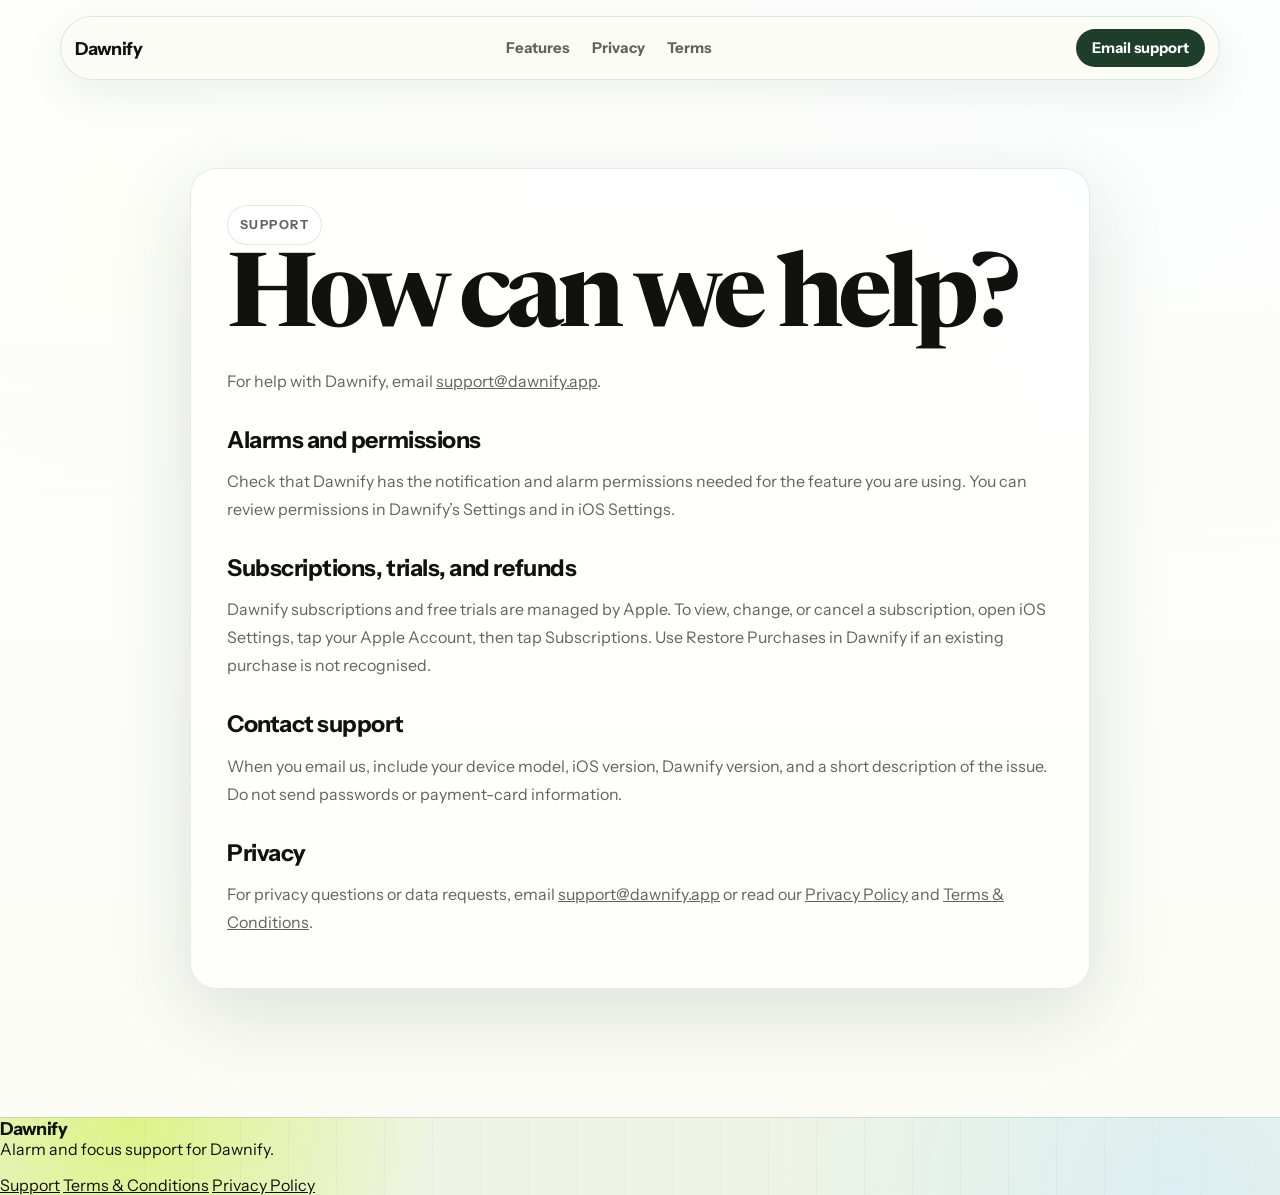
<file: support.html>
<!DOCTYPE html>
<html lang="en">
  <head>
    <meta charset="UTF-8" />
    <meta name="viewport" content="width=device-width, initial-scale=1.0" />
    <title>Dawnify Support</title>
    <meta name="description" content="Get help with Dawnify alarms, subscriptions, permissions, and privacy." />
    <link rel="preconnect" href="https://fonts.googleapis.com" />
    <link rel="preconnect" href="https://fonts.gstatic.com" crossorigin />
    <link href="https://fonts.googleapis.com/css2?family=Instrument+Sans:wght@400;500;600;700;800&family=Newsreader:opsz,wght@6..72,600;6..72,700&display=swap" rel="stylesheet" />
    <link rel="stylesheet" href="./styles.css" />
  </head>
  <body>
    <header class="site-header">
      <a class="brand" href="./index.html">Dawnify</a>
      <nav class="nav" aria-label="Main navigation">
        <a href="./index.html#features">Features</a>
        <a href="./privacy.html">Privacy</a>
        <a href="./terms.html">Terms</a>
      </nav>
      <a class="header-cta" href="mailto:support@dawnify.app">Email support</a>
    </header>

    <main class="page-main">
      <article>
        <p class="section-label">Support</p>
        <h1>How can we help?</h1>
        <p>For help with Dawnify, email <a href="mailto:support@dawnify.app">support@dawnify.app</a>.</p>

        <h2>Alarms and permissions</h2>
        <p>Check that Dawnify has the notification and alarm permissions needed for the feature you are using. You can review permissions in Dawnify’s Settings and in iOS Settings.</p>

        <h2>Subscriptions, trials, and refunds</h2>
        <p>Dawnify subscriptions and free trials are managed by Apple. To view, change, or cancel a subscription, open iOS Settings, tap your Apple Account, then tap Subscriptions. Use Restore Purchases in Dawnify if an existing purchase is not recognised.</p>

        <h2>Contact support</h2>
        <p>When you email us, include your device model, iOS version, Dawnify version, and a short description of the issue. Do not send passwords or payment-card information.</p>

        <h2>Privacy</h2>
        <p>For privacy questions or data requests, email <a href="mailto:support@dawnify.app">support@dawnify.app</a> or read our <a href="./privacy.html">Privacy Policy</a> and <a href="./terms.html">Terms &amp; Conditions</a>.</p>
      </article>
    </main>

    <footer class="site-footer">
      <div>
        <a class="brand" href="./index.html">Dawnify</a>
        <p>Alarm and focus support for Dawnify.</p>
      </div>
      <nav aria-label="Footer navigation">
        <a href="./support.html">Support</a>
        <a href="./terms.html">Terms &amp; Conditions</a>
        <a href="./privacy.html">Privacy Policy</a>
      </nav>
    </footer>
  </body>
</html>
</file>
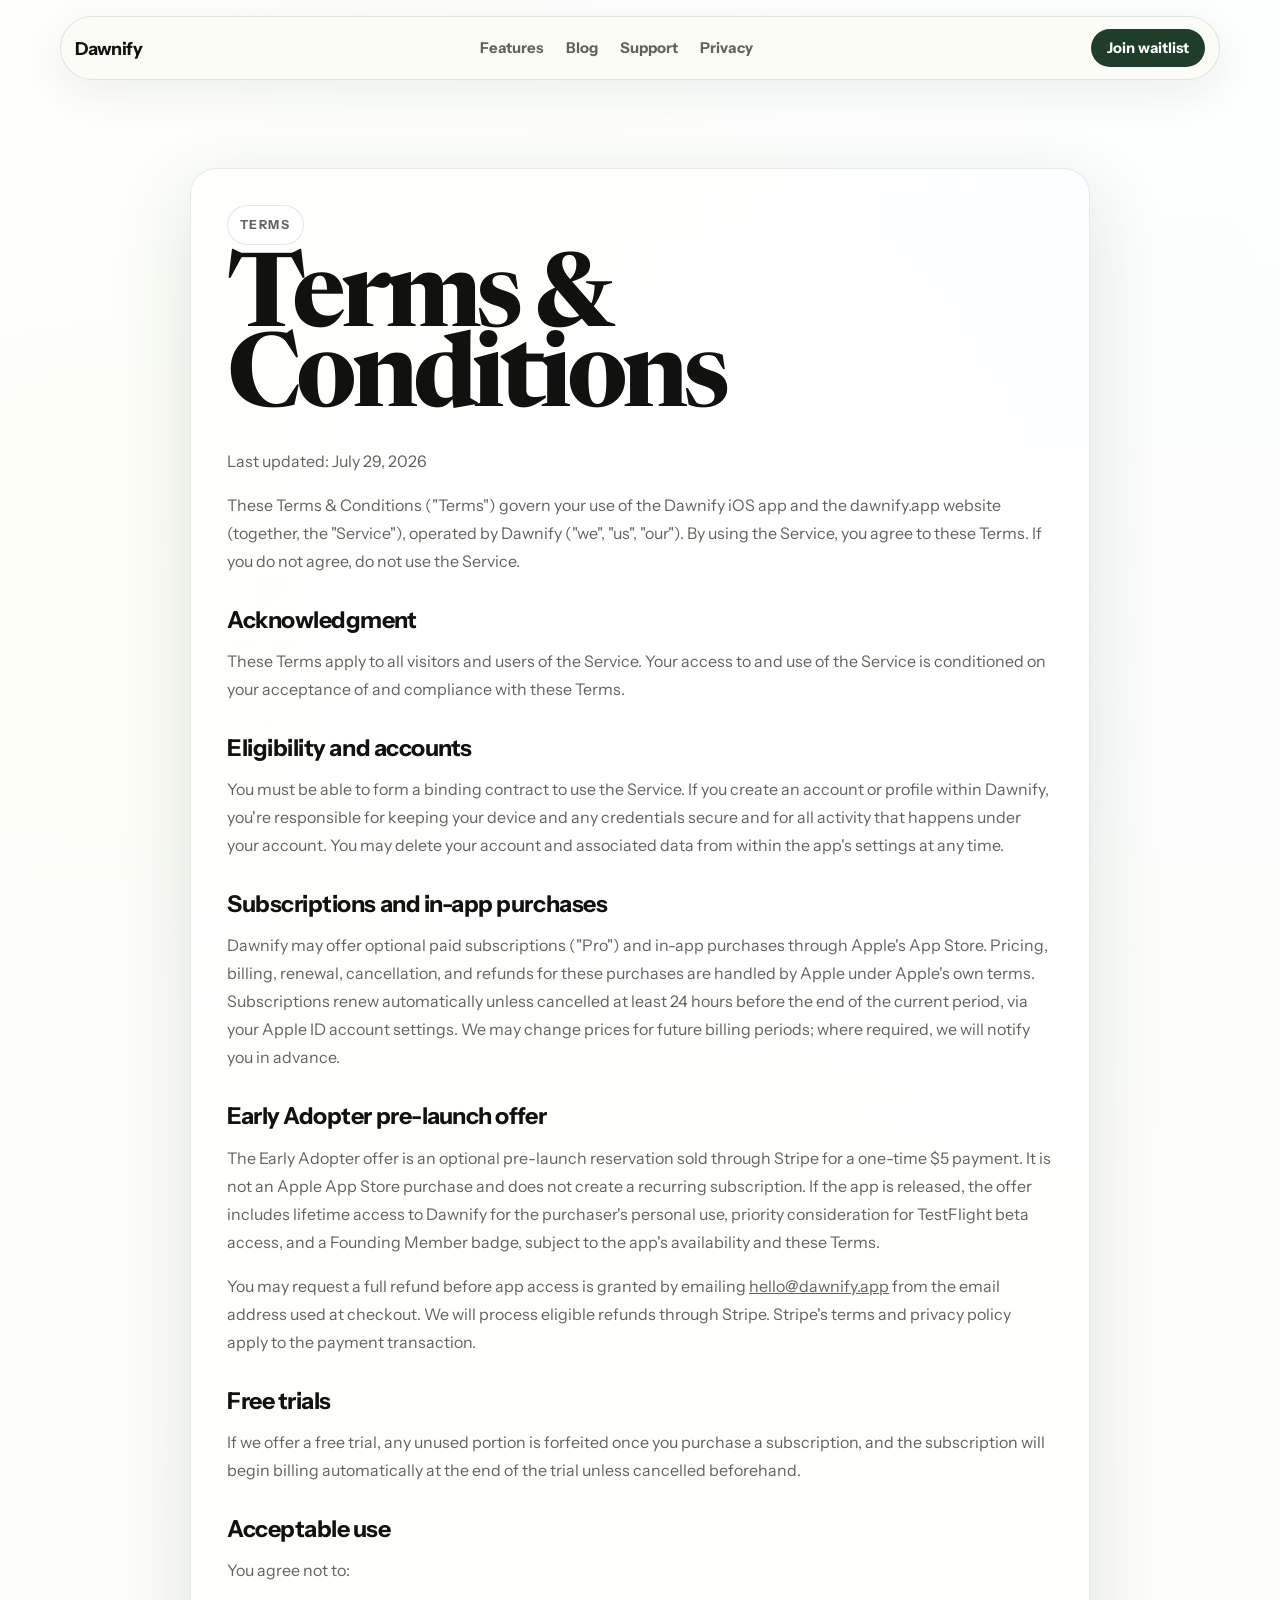
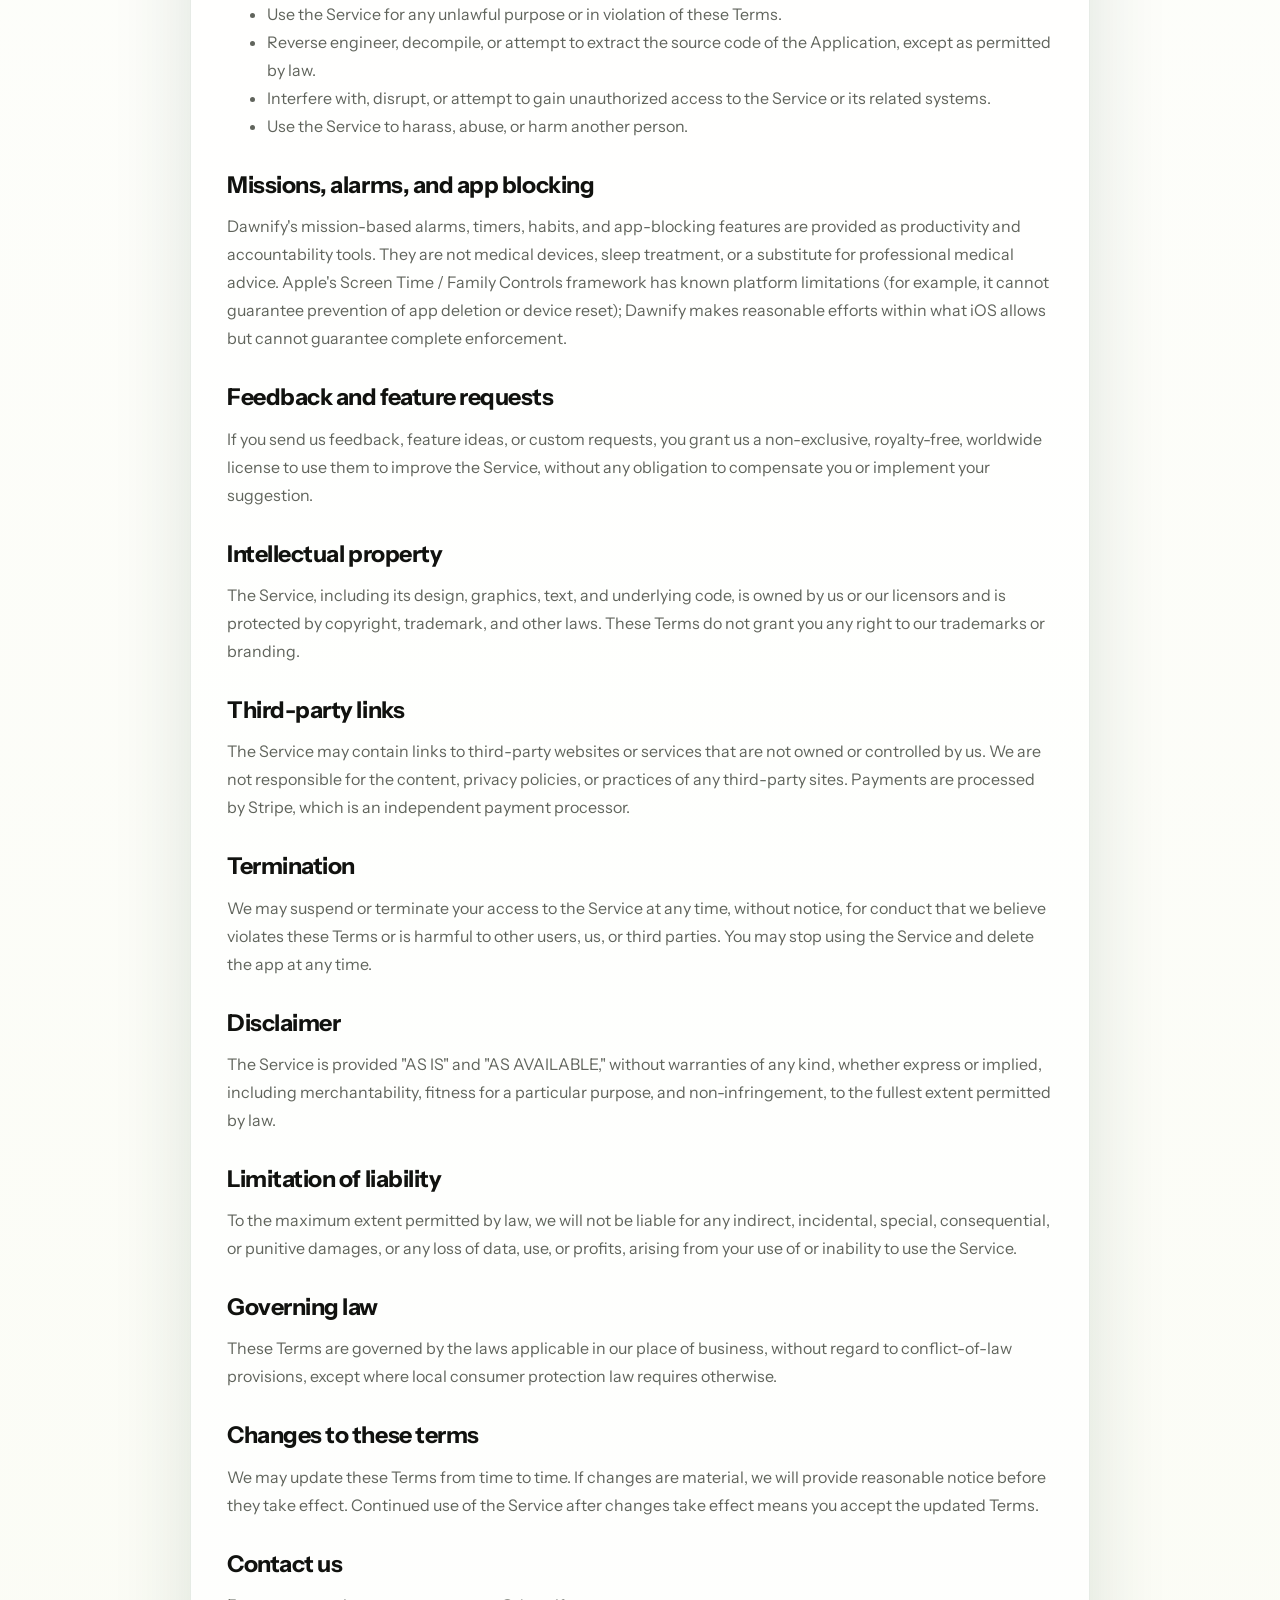
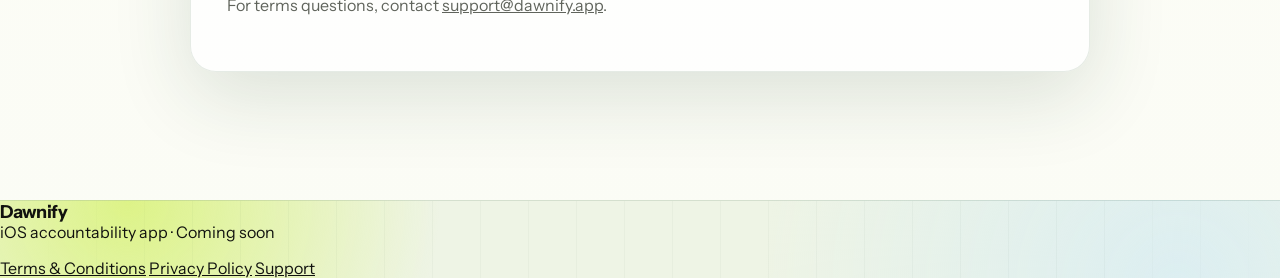
<file: terms.html>
<!DOCTYPE html>
<html lang="en">
  <head>
    <meta charset="UTF-8" />
    <meta name="viewport" content="width=device-width, initial-scale=1.0" />
    <title>Terms & Conditions - Dawnify</title>
    <meta name="description" content="Terms and Conditions for Dawnify, the iOS alarm and accountability app." />
    <link rel="preconnect" href="https://fonts.googleapis.com" />
    <link rel="preconnect" href="https://fonts.gstatic.com" crossorigin />
    <link
      href="https://fonts.googleapis.com/css2?family=Instrument+Sans:wght@400;500;600;700;800&family=Newsreader:opsz,wght@6..72,600;6..72,700&display=swap"
      rel="stylesheet"
    />
    <link rel="stylesheet" href="./styles.css" />
  </head>
  <body>
    <header class="site-header">
      <a class="brand" href="./index.html">Dawnify</a>
      <nav class="nav" aria-label="Main navigation">
        <a href="./index.html#features">Features</a>
        <a href="./blog.html">Blog</a>
        <a href="./support.html">Support</a>
        <a href="./privacy.html">Privacy</a>
      </nav>
      <a class="header-cta" href="./index.html#waitlist">Join waitlist</a>
    </header>

    <main class="page-main">
      <article>
        <p class="section-label">Terms</p>
        <h1>Terms & Conditions</h1>
        <p>Last updated: July 29, 2026</p>
        <p>
          These Terms &amp; Conditions ("Terms") govern your use of the Dawnify
          iOS app and the dawnify.app website (together, the "Service"),
          operated by Dawnify ("we", "us", "our"). By using the Service, you
          agree to these Terms. If you do not agree, do not use the Service.
        </p>

        <h2>Acknowledgment</h2>
        <p>
          These Terms apply to all visitors and users of the Service. Your
          access to and use of the Service is conditioned on your acceptance
          of and compliance with these Terms.
        </p>

        <h2>Eligibility and accounts</h2>
        <p>
          You must be able to form a binding contract to use the Service. If
          you create an account or profile within Dawnify, you're responsible
          for keeping your device and any credentials secure and for all
          activity that happens under your account. You may delete your
          account and associated data from within the app's settings at any
          time.
        </p>

        <h2>Subscriptions and in-app purchases</h2>
        <p>
          Dawnify may offer optional paid subscriptions ("Pro") and in-app
          purchases through Apple's App Store. Pricing, billing, renewal,
          cancellation, and refunds for these purchases are handled by Apple
          under Apple's own terms. Subscriptions renew automatically unless
          cancelled at least 24 hours before the end of the current period,
          via your Apple ID account settings. We may change prices for future
          billing periods; where required, we will notify you in advance.
        </p>

        <h2>Early Adopter pre-launch offer</h2>
        <p>
          The Early Adopter offer is an optional pre-launch reservation sold
          through Stripe for a one-time $5 payment. It is not an Apple App
          Store purchase and does not create a recurring subscription. If the
          app is released, the offer includes lifetime access to Dawnify for the
          purchaser's personal use, priority consideration for TestFlight
          beta access, and a Founding Member badge, subject to the app's
          availability and these Terms.
        </p>
        <p>
          You may request a full refund before app access is granted by
          emailing <a href="mailto:hello@dawnify.app">hello@dawnify.app</a>
          from the email address used at checkout. We will process eligible
          refunds through Stripe. Stripe's terms and privacy policy apply to
          the payment transaction.
        </p>

        <h2>Free trials</h2>
        <p>
          If we offer a free trial, any unused portion is forfeited once you
          purchase a subscription, and the subscription will begin billing
          automatically at the end of the trial unless cancelled beforehand.
        </p>

        <h2>Acceptable use</h2>
        <p>You agree not to:</p>
        <ul>
          <li>Use the Service for any unlawful purpose or in violation of these Terms.</li>
          <li>Reverse engineer, decompile, or attempt to extract the source code of the Application, except as permitted by law.</li>
          <li>Interfere with, disrupt, or attempt to gain unauthorized access to the Service or its related systems.</li>
          <li>Use the Service to harass, abuse, or harm another person.</li>
        </ul>

        <h2>Missions, alarms, and app blocking</h2>
        <p>
          Dawnify's mission-based alarms, timers, habits, and app-blocking
          features are provided as productivity and accountability tools.
          They are not medical devices, sleep treatment, or a substitute for
          professional medical advice. Apple's Screen Time / Family Controls
          framework has known platform limitations (for example, it cannot
          guarantee prevention of app deletion or device reset); Dawnify makes
          reasonable efforts within what iOS allows but cannot guarantee
          complete enforcement.
        </p>

        <h2>Feedback and feature requests</h2>
        <p>
          If you send us feedback, feature ideas, or custom requests, you
          grant us a non-exclusive, royalty-free, worldwide license to use
          them to improve the Service, without any obligation to compensate
          you or implement your suggestion.
        </p>

        <h2>Intellectual property</h2>
        <p>
          The Service, including its design, graphics, text, and underlying
          code, is owned by us or our licensors and is protected by
          copyright, trademark, and other laws. These Terms do not grant you
          any right to our trademarks or branding.
        </p>

        <h2>Third-party links</h2>
        <p>
          The Service may contain links to third-party websites or services
          that are not owned or controlled by us. We are not responsible for
          the content, privacy policies, or practices of any third-party
          sites. Payments are processed by Stripe, which is an independent
          payment processor.
        </p>

        <h2>Termination</h2>
        <p>
          We may suspend or terminate your access to the Service at any time,
          without notice, for conduct that we believe violates these Terms or
          is harmful to other users, us, or third parties. You may stop using
          the Service and delete the app at any time.
        </p>

        <h2>Disclaimer</h2>
        <p>
          The Service is provided "AS IS" and "AS AVAILABLE," without
          warranties of any kind, whether express or implied, including
          merchantability, fitness for a particular purpose, and
          non-infringement, to the fullest extent permitted by law.
        </p>

        <h2>Limitation of liability</h2>
        <p>
          To the maximum extent permitted by law, we will not be liable for
          any indirect, incidental, special, consequential, or punitive
          damages, or any loss of data, use, or profits, arising from your
          use of or inability to use the Service.
        </p>

        <h2>Governing law</h2>
        <p>
          These Terms are governed by the laws applicable in our place of
          business, without regard to conflict-of-law provisions, except
          where local consumer protection law requires otherwise.
        </p>

        <h2>Changes to these terms</h2>
        <p>
          We may update these Terms from time to time. If changes are
          material, we will provide reasonable notice before they take
          effect. Continued use of the Service after changes take effect
          means you accept the updated Terms.
        </p>

        <h2>Contact us</h2>
        <p>
          For terms questions, contact
          <a href="mailto:support@dawnify.app">support@dawnify.app</a>.
        </p>
      </article>
    </main>

    <footer class="site-footer">
      <div>
        <a class="brand" href="./index.html">Dawnify</a>
        <p>iOS accountability app · Coming soon</p>
      </div>
      <nav aria-label="Footer navigation">
        <a href="./terms.html">Terms & Conditions</a>
        <a href="./privacy.html">Privacy Policy</a>
        <a href="./support.html">Support</a>
      </nav>
    </footer>
  </body>
</html>
</file>
<file: styles.css>
:root {
  color-scheme: light;
  --ink: #11120f;
  --muted: #60645c;
  --line: #dfe4d7;
  --paper: #fbfcf5;
  --cream: #f2f7e8;
  --mist: #e8f0dc;
  --green: #355d3f;
  --green-deep: #1f3e2a;
  --lime: #d8f36d;
  --blue: #d8edf4;
  --white: #ffffff;
  --shadow: 0 24px 80px rgba(31, 62, 42, 0.14);
}

* {
  box-sizing: border-box;
}

html {
  scroll-behavior: smooth;
  scroll-padding-top: 96px;
}

body {
  margin: 0;
  min-width: 280px;
  overflow-x: clip;
  -webkit-text-size-adjust: 100%;
  font-family: "Instrument Sans", sans-serif;
  color: var(--ink);
  background:
    linear-gradient(180deg, rgba(255, 255, 255, 0.92), rgba(251, 252, 245, 0.72)),
    radial-gradient(circle at 8% 12%, rgba(216, 243, 109, 0.34), transparent 28%),
    radial-gradient(circle at 92% 8%, rgba(216, 237, 244, 0.7), transparent 30%),
    var(--paper);
}

a {
  color: inherit;
}

.site-header {
  position: sticky;
  top: 0;
  z-index: 20;
  display: flex;
  align-items: center;
  justify-content: space-between;
  gap: 24px;
  width: min(1160px, calc(100% - 32px));
  margin: 16px auto 0;
  padding: 12px 14px;
  border: 1px solid rgba(53, 93, 63, 0.14);
  border-radius: 999px;
  background: rgba(251, 252, 245, 0.82);
  backdrop-filter: blur(18px);
  box-shadow: 0 12px 44px rgba(31, 62, 42, 0.08);
}

.brand {
  font-weight: 800;
  font-size: 1.12rem;
  letter-spacing: -0.03em;
  text-decoration: none;
}

.nav {
  display: flex;
  align-items: center;
  gap: 22px;
}

.nav a {
  color: var(--muted);
  font-size: 0.93rem;
  font-weight: 700;
  text-decoration: none;
}

.header-cta {
  padding: 10px 16px;
  border-radius: 999px;
  background: var(--green-deep);
  color: var(--white);
  font-size: 0.92rem;
  font-weight: 800;
  text-decoration: none;
}

.section-shell {
  width: min(1160px, calc(100% - 32px));
  margin: 0 auto;
}

.hero {
  min-height: calc(100vh - 90px);
  display: grid;
  grid-template-columns: minmax(0, 1fr) minmax(320px, 440px);
  align-items: center;
  gap: 52px;
  padding: 82px 0 72px;
}

.launch-pill,
.section-label {
  width: fit-content;
  margin: 0 0 18px;
  padding: 8px 12px;
  border: 1px solid rgba(53, 93, 63, 0.14);
  border-radius: 999px;
  background: rgba(255, 255, 255, 0.72);
  color: var(--green);
  font-size: 0.78rem;
  font-weight: 800;
  letter-spacing: 0.12em;
  text-transform: uppercase;
}

h1,
h2,
h3,
p {
  margin-top: 0;
}

h1 {
  margin-bottom: 22px;
  font-family: "Newsreader", serif;
  font-size: clamp(5.4rem, 13vw, 11rem);
  line-height: 0.78;
  letter-spacing: -0.055em;
}

h2 {
  margin-bottom: 16px;
  max-width: 780px;
  font-family: "Newsreader", serif;
  font-size: clamp(2.25rem, 4vw, 4.6rem);
  line-height: 0.96;
  letter-spacing: -0.045em;
}

h3 {
  margin-bottom: 12px;
  font-size: 1.25rem;
  letter-spacing: -0.02em;
}

.hero-lede {
  max-width: 690px;
  margin-bottom: 14px;
  color: #343a31;
  font-size: clamp(1.18rem, 2vw, 1.55rem);
  line-height: 1.45;
}

.hero-support {
  max-width: 640px;
  margin-bottom: 28px;
  color: var(--muted);
  font-size: 1.05rem;
  line-height: 1.65;
}

.hero-actions {
  display: flex;
  flex-wrap: wrap;
  gap: 12px;
  margin-bottom: 16px;
}

.app-store-badge {
  display: inline-flex;
  align-items: center;
  width: fit-content;
  margin-bottom: 18px;
  border-radius: 12px;
  text-decoration: none;
  box-shadow: 0 18px 46px rgba(17, 18, 15, 0.16);
  overflow: hidden;
  transition:
    transform 180ms ease,
    box-shadow 180ms ease;
}

.app-store-badge:hover {
  transform: translateY(-2px);
  box-shadow: 0 22px 54px rgba(17, 18, 15, 0.22);
}

.app-store-badge img {
  display: block;
  width: 172px;
  height: auto;
}

.app-store-badge.dark {
  flex-shrink: 0;
  margin-bottom: 0;
}

.button {
  display: inline-flex;
  align-items: center;
  justify-content: center;
  min-height: 48px;
  padding: 13px 20px;
  border: 1px solid transparent;
  border-radius: 999px;
  font-weight: 800;
  text-decoration: none;
  cursor: pointer;
  touch-action: manipulation;
  transition:
    transform 180ms ease,
    box-shadow 180ms ease,
    background 180ms ease;
}

.button:hover {
  transform: translateY(-2px);
}

.button:disabled {
  cursor: wait;
  opacity: 0.68;
  transform: none;
}

.button.primary {
  background: var(--green-deep);
  color: var(--white);
  box-shadow: 0 16px 34px rgba(31, 62, 42, 0.22);
}

.button.secondary {
  border-color: rgba(31, 62, 42, 0.2);
  background: rgba(255, 255, 255, 0.66);
  color: var(--green-deep);
}

.button.light {
  background: var(--white);
}

.microcopy {
  max-width: 520px;
  color: var(--muted);
  font-size: 0.96rem;
  line-height: 1.6;
}

.phone-stage {
  display: grid;
  place-items: center;
  min-height: 560px;
  border-radius: 36px;
  background:
    linear-gradient(140deg, rgba(216, 243, 109, 0.5), rgba(216, 237, 244, 0.75)),
    var(--mist);
  box-shadow: var(--shadow);
  overflow: hidden;
}

.phone {
  position: relative;
  width: 292px;
  padding: 8px;
  border: 10px solid #151713;
  border-radius: 46px;
  background: #10130f;
  box-shadow: 0 30px 80px rgba(17, 18, 15, 0.34);
  transform: rotate(3deg);
}

.phone-top {
  display: none;
}

.app-screen {
  position: relative;
  aspect-ratio: 1170 / 2532;
  border-radius: 34px;
  overflow: hidden;
  background: #f9f8f5;
}

.app-screen::after {
  content: "";
  position: absolute;
  inset: 0;
  z-index: 1;
  pointer-events: none;
  background: linear-gradient(128deg, rgba(255, 255, 255, 0.3), transparent 22%, transparent 74%, rgba(216, 243, 109, 0.16));
}

.app-slide {
  position: absolute;
  inset: 0;
  width: 100%;
  height: 100%;
  object-fit: cover;
  opacity: 0;
  animation: app-slide-show 15s infinite;
}

.app-slide-one {
  animation-delay: 0s;
}

.app-slide-two {
  animation-delay: 5s;
}

.app-slide-three {
  animation-delay: 10s;
}

@keyframes app-slide-show {
  0%,
  27% {
    opacity: 1;
  }

  33%,
  100% {
    opacity: 0;
  }
}

.slideshow-indicator {
  position: absolute;
  right: 14px;
  bottom: 14px;
  z-index: 2;
  display: flex;
  gap: 5px;
  padding: 7px;
  border-radius: 999px;
  background: rgba(17, 18, 15, 0.48);
  backdrop-filter: blur(8px);
}

.slideshow-indicator span {
  width: 6px;
  height: 6px;
  border-radius: 50%;
  background: rgba(255, 255, 255, 0.5);
  animation: app-slide-indicator 15s infinite;
}

.slideshow-indicator span:nth-child(2) {
  animation-delay: 5s;
}

.slideshow-indicator span:nth-child(3) {
  animation-delay: 10s;
}

@keyframes app-slide-indicator {
  0%,
  27% {
    width: 18px;
    background: var(--white);
  }

  33%,
  100% {
    width: 6px;
    background: rgba(255, 255, 255, 0.5);
  }
}

.tl-dr,
.early-adopter-panel,
.custom-panel {
  margin-bottom: 92px;
  padding: 42px;
  border: 1px solid rgba(53, 93, 63, 0.12);
  border-radius: 30px;
  background: rgba(255, 255, 255, 0.7);
  box-shadow: var(--shadow);
}

.tl-dr p:last-child,
.early-adopter-panel p,
.custom-panel p {
  max-width: 860px;
  color: #394033;
  font-size: 1.12rem;
  line-height: 1.7;
}

.section-heading {
  margin-bottom: 28px;
}

.how-section,
.mission-section {
  margin-bottom: 92px;
}

.how-grid,
.mission-type-grid {
  display: grid;
  grid-template-columns: repeat(3, minmax(0, 1fr));
  gap: 16px;
}

.how-card,
.mission-type {
  min-height: 230px;
  padding: 26px;
  border: 1px solid rgba(53, 93, 63, 0.13);
  border-radius: 22px;
  background: rgba(255, 255, 255, 0.78);
  box-shadow: 0 18px 54px rgba(31, 62, 42, 0.08);
}

.how-card span,
.mission-type span {
  display: inline-flex;
  margin-bottom: 44px;
  color: var(--green);
  font-size: 0.82rem;
  font-weight: 800;
  letter-spacing: 0.08em;
  text-transform: uppercase;
}

.how-card p,
.mission-type p {
  color: var(--muted);
  line-height: 1.65;
}

.feature-grid {
  display: grid;
  grid-template-columns: repeat(3, minmax(0, 1fr));
  gap: 16px;
  margin-bottom: 92px;
}

.feature-card {
  min-height: 250px;
  padding: 26px;
  border: 1px solid rgba(53, 93, 63, 0.13);
  border-radius: 22px;
  background: rgba(255, 255, 255, 0.76);
  transition:
    transform 180ms ease,
    border-color 180ms ease;
}

.feature-card:hover {
  transform: translateY(-4px);
  border-color: rgba(53, 93, 63, 0.36);
}

.feature-index {
  display: inline-flex;
  margin-bottom: 48px;
  color: var(--green);
  font-size: 0.82rem;
  font-weight: 800;
}

.feature-card p,
.proof-list p,
.faq-list p,
.waitlist-copy p {
  color: var(--muted);
  line-height: 1.65;
}

.split-section {
  display: grid;
  grid-template-columns: 0.95fr 1.05fr;
  gap: 50px;
  align-items: start;
  margin-bottom: 92px;
}

.proof-list {
  display: grid;
  gap: 14px;
}

.proof-list div {
  padding: 22px;
  border: 1px solid rgba(53, 93, 63, 0.12);
  border-radius: 20px;
  background: rgba(242, 247, 232, 0.88);
}

.proof-list strong {
  display: block;
  margin-bottom: 8px;
}

.proof-list p {
  margin-bottom: 0;
}

.early-adopter-panel {
  display: grid;
  grid-template-columns: minmax(0, 1fr) minmax(300px, 0.82fr);
  gap: 34px;
  align-items: center;
  background:
    linear-gradient(135deg, rgba(216, 243, 109, 0.52), rgba(255, 255, 255, 0.83)),
    var(--cream);
}

.early-adopter-copy .button {
  margin-top: 4px;
}

.offer-note {
  margin: 16px 0 0;
  color: var(--muted);
  font-size: 0.9rem !important;
  font-weight: 700;
}

.perk-card {
  padding: 28px;
  border: 1px solid rgba(31, 62, 42, 0.17);
  border-radius: 24px;
  background: var(--green-deep);
  color: var(--white);
  box-shadow: 0 20px 48px rgba(31, 62, 42, 0.2);
}

.perk-kicker,
.perk-footer {
  color: rgba(255, 255, 255, 0.74);
  font-size: 0.82rem !important;
  font-weight: 800;
  letter-spacing: 0.08em;
  text-transform: uppercase;
}

.perk-card .perk-kicker {
  margin-bottom: 20px;
}

.perk-list,
.modal-perks {
  display: grid;
  gap: 14px;
  margin: 0;
  padding: 0;
  list-style: none;
}

.perk-list li {
  display: grid;
  grid-template-columns: 30px 1fr;
  gap: 12px;
  align-items: baseline;
  font-weight: 700;
  line-height: 1.35;
}

.perk-list span {
  color: var(--lime);
  font-size: 0.76rem;
  font-weight: 800;
}

.perk-card .perk-footer {
  margin: 24px 0 0;
  color: var(--lime);
}

.waitlist-section {
  display: grid;
  grid-template-columns: 0.86fr 1.14fr;
  gap: 38px;
  align-items: start;
  margin-bottom: 92px;
  padding: 44px;
  border-radius: 32px;
  background: var(--green-deep);
  color: var(--white);
  box-shadow: 0 24px 80px rgba(31, 62, 42, 0.22);
}

.waitlist-section .section-label {
  border-color: rgba(255, 255, 255, 0.18);
  background: rgba(255, 255, 255, 0.12);
  color: var(--lime);
}

.waitlist-copy p {
  color: rgba(255, 255, 255, 0.74);
}

.waitlist-form {
  display: grid;
  gap: 14px;
  padding: 22px;
  border: 1px solid rgba(255, 255, 255, 0.12);
  border-radius: 24px;
  background: rgba(255, 255, 255, 0.1);
}

label {
  display: grid;
  gap: 8px;
  color: rgba(255, 255, 255, 0.78);
  font-size: 0.9rem;
  font-weight: 800;
}

input,
select,
textarea {
  width: 100%;
  min-height: 48px;
  padding: 0 14px;
  border: 1px solid rgba(255, 255, 255, 0.18);
  border-radius: 14px;
  background: rgba(255, 255, 255, 0.96);
  color: var(--ink);
  font: inherit;
  font-size: 16px;
}

textarea {
  min-height: 112px;
  padding: 14px;
  resize: vertical;
}

.conditional-field[hidden] {
  display: none;
}

.honeypot {
  position: absolute;
  width: 1px;
  height: 1px;
  overflow: hidden;
  clip: rect(0 0 0 0);
  white-space: nowrap;
}

.form-feedback {
  padding: 16px 18px;
  border: 1px solid rgba(255, 255, 255, 0.14);
  border-radius: 18px;
  background: rgba(255, 255, 255, 0.12);
}

.form-feedback strong {
  display: block;
  margin-bottom: 8px;
  color: var(--white);
}

.form-feedback p {
  margin: 0;
  color: rgba(255, 255, 255, 0.78);
  line-height: 1.55;
}

.form-feedback a {
  color: var(--lime);
}

.form-error {
  color: #ffe8e8;
  background: rgba(124, 32, 32, 0.38);
}

.early-adopter-modal {
  width: min(560px, calc(100% - 28px));
  max-height: min(720px, calc(100vh - 28px));
  padding: 30px;
  border: 1px solid rgba(53, 93, 63, 0.16);
  border-radius: 28px;
  background:
    radial-gradient(circle at 92% 8%, rgba(216, 243, 109, 0.46), transparent 28%),
    var(--paper);
  color: var(--ink);
  box-shadow: 0 30px 100px rgba(17, 18, 15, 0.3);
}

.early-adopter-modal::backdrop {
  background: rgba(11, 20, 13, 0.7);
  backdrop-filter: blur(8px);
}

.modal-heading {
  display: flex;
  align-items: flex-start;
  justify-content: space-between;
  gap: 20px;
}

.modal-heading .section-label {
  margin-bottom: 14px;
}

.modal-heading h2 {
  margin-bottom: 0;
  font-size: clamp(2.35rem, 7vw, 3.9rem);
}

.modal-close {
  display: grid;
  flex: 0 0 auto;
  width: 42px;
  height: 42px;
  place-items: center;
  padding: 0;
  border: 1px solid rgba(31, 62, 42, 0.17);
  border-radius: 50%;
  background: rgba(255, 255, 255, 0.76);
  color: var(--green-deep);
  cursor: pointer;
  font-size: 1.8rem;
  line-height: 1;
}

.modal-lede {
  margin: 20px 0;
  color: var(--muted);
  line-height: 1.6;
}

.modal-perks {
  margin-bottom: 24px;
  padding: 20px;
  border-radius: 18px;
  background: var(--cream);
}

.modal-perks li {
  display: flex;
  gap: 10px;
  align-items: flex-start;
  color: #2a3f2f;
  font-weight: 700;
  line-height: 1.4;
}

.modal-perks li::before {
  content: "✓";
  flex: 0 0 auto;
  color: var(--green);
  font-weight: 800;
}

.early-adopter-form {
  display: grid;
  gap: 14px;
}

.early-adopter-form label {
  color: var(--green-deep);
}

.checkout-note,
.modal-feedback {
  margin: 0;
  color: var(--muted);
  font-size: 0.84rem;
  line-height: 1.5;
}

.checkout-note a {
  color: var(--green);
  font-weight: 800;
}

.modal-feedback {
  padding: 12px 14px;
  border-radius: 14px;
  background: var(--cream);
  color: var(--green-deep);
  font-weight: 700;
}

.custom-panel {
  background:
    linear-gradient(135deg, rgba(255, 255, 255, 0.82), rgba(216, 237, 244, 0.78)),
    var(--blue);
}

.faq-section {
  margin-bottom: 96px;
}

.faq-list {
  display: grid;
  gap: 12px;
}

details {
  padding: 22px 24px;
  border: 1px solid rgba(53, 93, 63, 0.13);
  border-radius: 18px;
  background: rgba(255, 255, 255, 0.76);
}

summary {
  cursor: pointer;
  font-weight: 800;
}

details p {
  margin: 14px 0 0;
}

.site-footer {
  position: relative;
  overflow: hidden;
  margin-top: 32px;
  border-top: 1px solid rgba(53, 93, 63, 0.14);
  background:
    radial-gradient(circle at 10% 0%, rgba(216, 243, 109, 0.78), transparent 27%),
    radial-gradient(circle at 92% 110%, rgba(216, 237, 244, 0.82), transparent 35%),
    #eef4e5;
}

.site-footer::before {
  content: "";
  position: absolute;
  inset: 0;
  pointer-events: none;
  opacity: 0.35;
  background-image: linear-gradient(90deg, rgba(31, 62, 42, 0.09) 1px, transparent 1px);
  background-size: 48px 48px;
  mask-image: linear-gradient(90deg, transparent, black 16%, black 84%, transparent);
}

.footer-inner {
  position: relative;
  width: min(1160px, calc(100% - 32px));
  margin: 0 auto;
  padding: 62px 0 26px;
}

.footer-grid {
  display: grid;
  grid-template-columns: minmax(250px, 1.45fr) repeat(2, minmax(120px, 0.7fr)) minmax(190px, 0.95fr);
  gap: 36px;
}

.footer-brand {
  display: inline-block;
  margin-bottom: 16px;
  color: var(--green-deep);
  font-family: "Newsreader", serif;
  font-size: 3rem;
  font-weight: 700;
  letter-spacing: -0.06em;
  line-height: 0.8;
  text-decoration: none;
}

.footer-brand span {
  color: #8aad32;
}

.footer-intro > p {
  max-width: 300px;
  margin-bottom: 22px;
  color: #465244;
  line-height: 1.55;
}

.footer-cta {
  display: inline-flex;
  gap: 10px;
  align-items: center;
  padding-bottom: 5px;
  border-bottom: 2px solid var(--green-deep);
  color: var(--green-deep);
  font-size: 0.9rem;
  font-weight: 800;
  text-decoration: none;
  transition: gap 180ms ease;
}

.footer-cta:hover {
  gap: 15px;
}

.footer-heading {
  margin-bottom: 14px;
  color: var(--green-deep);
  font-size: 0.76rem;
  font-weight: 800;
  letter-spacing: 0.1em;
  text-transform: uppercase;
}

.footer-nav {
  display: grid;
  align-content: start;
  gap: 10px;
}

.footer-nav a {
  width: fit-content;
  color: #52604f;
  font-size: 0.92rem;
  font-weight: 700;
  text-decoration: none;
  transition: color 180ms ease, transform 180ms ease;
}

.footer-nav a:hover {
  color: var(--green-deep);
  transform: translateX(3px);
}

.footer-social-note {
  margin: -4px 0 15px;
  color: #637060;
  font-size: 0.82rem;
  line-height: 1.45;
}

.footer-social-list {
  display: flex;
  flex-wrap: wrap;
  gap: 8px;
}

.footer-social-item {
  display: inline-flex;
  gap: 7px;
  align-items: center;
  padding: 7px 9px 7px 7px;
  border: 1px solid rgba(31, 62, 42, 0.14);
  border-radius: 999px;
  background: rgba(255, 255, 255, 0.52);
  color: #52604f;
  font-size: 0.76rem;
  font-weight: 800;
  text-decoration: none;
  transition: border-color 180ms ease, color 180ms ease, transform 180ms ease;
}

.footer-social-item[href]:hover {
  border-color: var(--green-deep);
  color: var(--green-deep);
  transform: translateY(-2px);
}

.footer-social-icon {
  width: 18px;
  height: 18px;
  flex: 0 0 auto;
  fill: currentColor;
}

.footer-social-icon rect,
.footer-social-icon circle {
  fill: none;
  stroke: currentColor;
  stroke-width: 2;
}

.footer-social-icon circle:last-child {
  fill: currentColor;
  stroke: none;
}

.footer-social-item-disabled {
  opacity: 0.58;
}

.footer-bottom {
  display: flex;
  align-items: center;
  justify-content: space-between;
  gap: 20px;
  margin-top: 48px;
  padding-top: 20px;
  border-top: 1px solid rgba(31, 62, 42, 0.15);
}

.footer-bottom p {
  margin: 0;
  color: #637060;
  font-size: 0.8rem;
  font-weight: 700;
}

.footer-contact {
  display: inline-flex;
  flex-direction: column;
  gap: 3px;
  color: #52604f;
  font-size: 0.86rem;
  font-weight: 800;
  line-height: 1.2;
  text-decoration: none;
}

.footer-contact span {
  color: var(--green-deep);
  font-size: 0.68rem;
  font-weight: 800;
  letter-spacing: 0.1em;
  text-transform: uppercase;
}

.footer-contact:hover {
  color: var(--green-deep);
  text-decoration: underline;
  text-decoration-thickness: 1px;
  text-underline-offset: 3px;
}

.footer-status {
  display: inline-flex;
  gap: 8px;
  align-items: center;
}

.footer-status span {
  width: 8px;
  height: 8px;
  border-radius: 50%;
  background: #7eaa21;
  box-shadow: 0 0 0 5px rgba(126, 170, 33, 0.15);
}

.page-main {
  width: min(900px, calc(100% - 32px));
  margin: 0 auto;
  padding: 88px 0 96px;
}

.page-main h1 {
  margin-bottom: 24px;
  font-size: clamp(3.4rem, 8vw, 6.8rem);
}

.page-main article {
  padding: 36px;
  border: 1px solid rgba(53, 93, 63, 0.12);
  border-radius: 26px;
  background: rgba(255, 255, 255, 0.74);
  box-shadow: var(--shadow);
}

.page-main p,
.page-main li {
  color: var(--muted);
  line-height: 1.75;
}

.page-main h2 {
  margin-top: 34px;
  font-family: "Instrument Sans", sans-serif;
  font-size: 1.45rem;
  letter-spacing: -0.02em;
}

.post-list {
  display: grid;
  gap: 18px;
  margin-top: 28px;
}

.post-card {
  display: block;
  padding: 24px;
  border: 1px solid rgba(53, 93, 63, 0.12);
  border-radius: 20px;
  background: rgba(255, 255, 255, 0.78);
  text-decoration: none;
  transition: transform 180ms ease;
}

.post-card:hover {
  transform: translateY(-3px);
}

.post-card span {
  color: var(--green);
  font-weight: 800;
  font-size: 0.82rem;
  letter-spacing: 0.08em;
  text-transform: uppercase;
}

.post-card h2 {
  margin: 10px 0;
}

.reveal {
  animation: reveal 620ms ease both;
}

@keyframes reveal {
  from {
    opacity: 0;
    transform: translateY(16px);
  }

  to {
    opacity: 1;
    transform: translateY(0);
  }
}

@media (max-width: 900px) {
  .site-header {
    align-items: center;
    border-radius: 24px;
  }

  .nav {
    display: none;
  }

  .hero,
  .split-section,
  .waitlist-section {
    grid-template-columns: 1fr;
  }

  .hero {
    min-height: auto;
    gap: 34px;
    padding-top: 56px;
  }

  .phone-stage {
    min-height: 500px;
  }

  .feature-grid {
    grid-template-columns: repeat(2, minmax(0, 1fr));
  }

  .how-grid,
  .mission-type-grid {
    grid-template-columns: 1fr;
  }

  .footer-grid {
    grid-template-columns: 1.25fr 0.75fr 0.75fr;
  }

  .footer-socials {
    grid-column: 1 / -1;
  }

}

@media (max-width: 620px) {
  .section-shell,
  .site-header,
  .page-main {
    width: min(100% - 24px, 1160px);
  }

  .header-cta {
    display: inline-flex;
    align-items: center;
    justify-content: center;
    min-height: 44px;
    padding: 9px 14px;
    font-size: 0.82rem;
  }

  h1 {
    font-size: clamp(4.2rem, 23vw, 5.2rem);
  }

  h2 {
    font-size: clamp(2.05rem, 10.5vw, 2.5rem);
  }

  .site-header {
    margin-top: max(8px, env(safe-area-inset-top));
    padding: 8px 10px 8px 14px;
    border-radius: 20px;
  }

  .hero {
    gap: 28px;
    padding: 44px 0 58px;
  }

  .hero-lede {
    font-size: 1.1rem;
  }

  .hero-support {
    margin-bottom: 22px;
    font-size: 1rem;
  }

  .hero-actions {
    display: grid;
    grid-template-columns: 1fr;
  }

  .hero-actions .button {
    width: 100%;
  }

  .button {
    min-height: 50px;
  }

  .feature-grid {
    grid-template-columns: 1fr;
  }

  .tl-dr,
  .early-adopter-panel,
  .custom-panel,
  .waitlist-section,
  .page-main article {
    padding: 22px;
    border-radius: 22px;
  }

  .tl-dr,
  .early-adopter-panel,
  .custom-panel,
  .how-section,
  .mission-section,
  .feature-grid,
  .split-section,
  .waitlist-section {
    margin-bottom: 64px;
  }

  .section-heading {
    margin-bottom: 22px;
  }

  .how-card,
  .mission-type,
  .feature-card {
    min-height: auto;
    padding: 22px;
  }

  .how-card span,
  .mission-type span,
  .feature-index {
    margin-bottom: 24px;
  }

  .split-section,
  .waitlist-section {
    gap: 24px;
  }

  .early-adopter-panel {
    gap: 18px;
  }

  .early-adopter-panel {
    grid-template-columns: 1fr;
  }

  .perk-card {
    padding: 22px;
  }

  .early-adopter-modal {
    padding: 22px;
    border-radius: 22px;
  }

  .waitlist-form {
    gap: 16px;
    padding: 18px;
  }

  details {
    padding: 18px;
  }

  .faq-section {
    margin-bottom: 64px;
  }

  .phone-stage {
    min-height: auto;
    padding: 28px 16px;
    border-radius: 26px;
  }

  .phone {
    width: min(260px, 100%);
    border-width: 8px;
    border-radius: 40px;
    transform: none;
  }

  .app-screen {
    border-radius: 31px;
  }

  .app-store-badge {
    width: fit-content;
    justify-content: center;
  }

  .app-store-badge img {
    width: 160px;
  }

  .footer-inner {
    width: min(100% - 24px, 1160px);
    padding: 46px 0 max(26px, env(safe-area-inset-bottom));
  }

  .footer-grid {
    grid-template-columns: 1fr 1fr;
    gap: 34px 20px;
  }

  .footer-intro,
  .footer-socials {
    grid-column: 1 / -1;
  }

  .footer-bottom {
    align-items: flex-start;
    flex-direction: column;
    gap: 10px;
    margin-top: 38px;
  }

  .page-main {
    padding: 52px 0 68px;
  }

  .page-main h1 {
    font-size: clamp(3rem, 18vw, 4.5rem);
  }

  .page-main ul,
  .page-main ol {
    padding-left: 20px;
  }

  .page-main a {
    overflow-wrap: anywhere;
  }
}

@media (max-width: 360px) {
  .section-shell,
  .site-header,
  .page-main {
    width: calc(100% - 16px);
  }

  .header-cta {
    padding-inline: 12px;
  }

  h1 {
    font-size: 4.15rem;
  }

  .tl-dr,
  .early-adopter-panel,
  .custom-panel,
  .waitlist-section,
  .page-main article {
    padding: 20px;
  }

  .waitlist-form {
    padding: 16px;
  }

  .phone {
    width: 240px;
  }

}

@media (prefers-reduced-motion: reduce) {
  html {
    scroll-behavior: auto;
  }

  *,
  *::before,
  *::after {
    animation-duration: 0.01ms !important;
    animation-iteration-count: 1 !important;
    transition-duration: 0.01ms !important;
  }

  .app-slide,
  .slideshow-indicator span {
    animation: none;
  }

  .app-slide-one {
    opacity: 1;
  }
}
</file>
